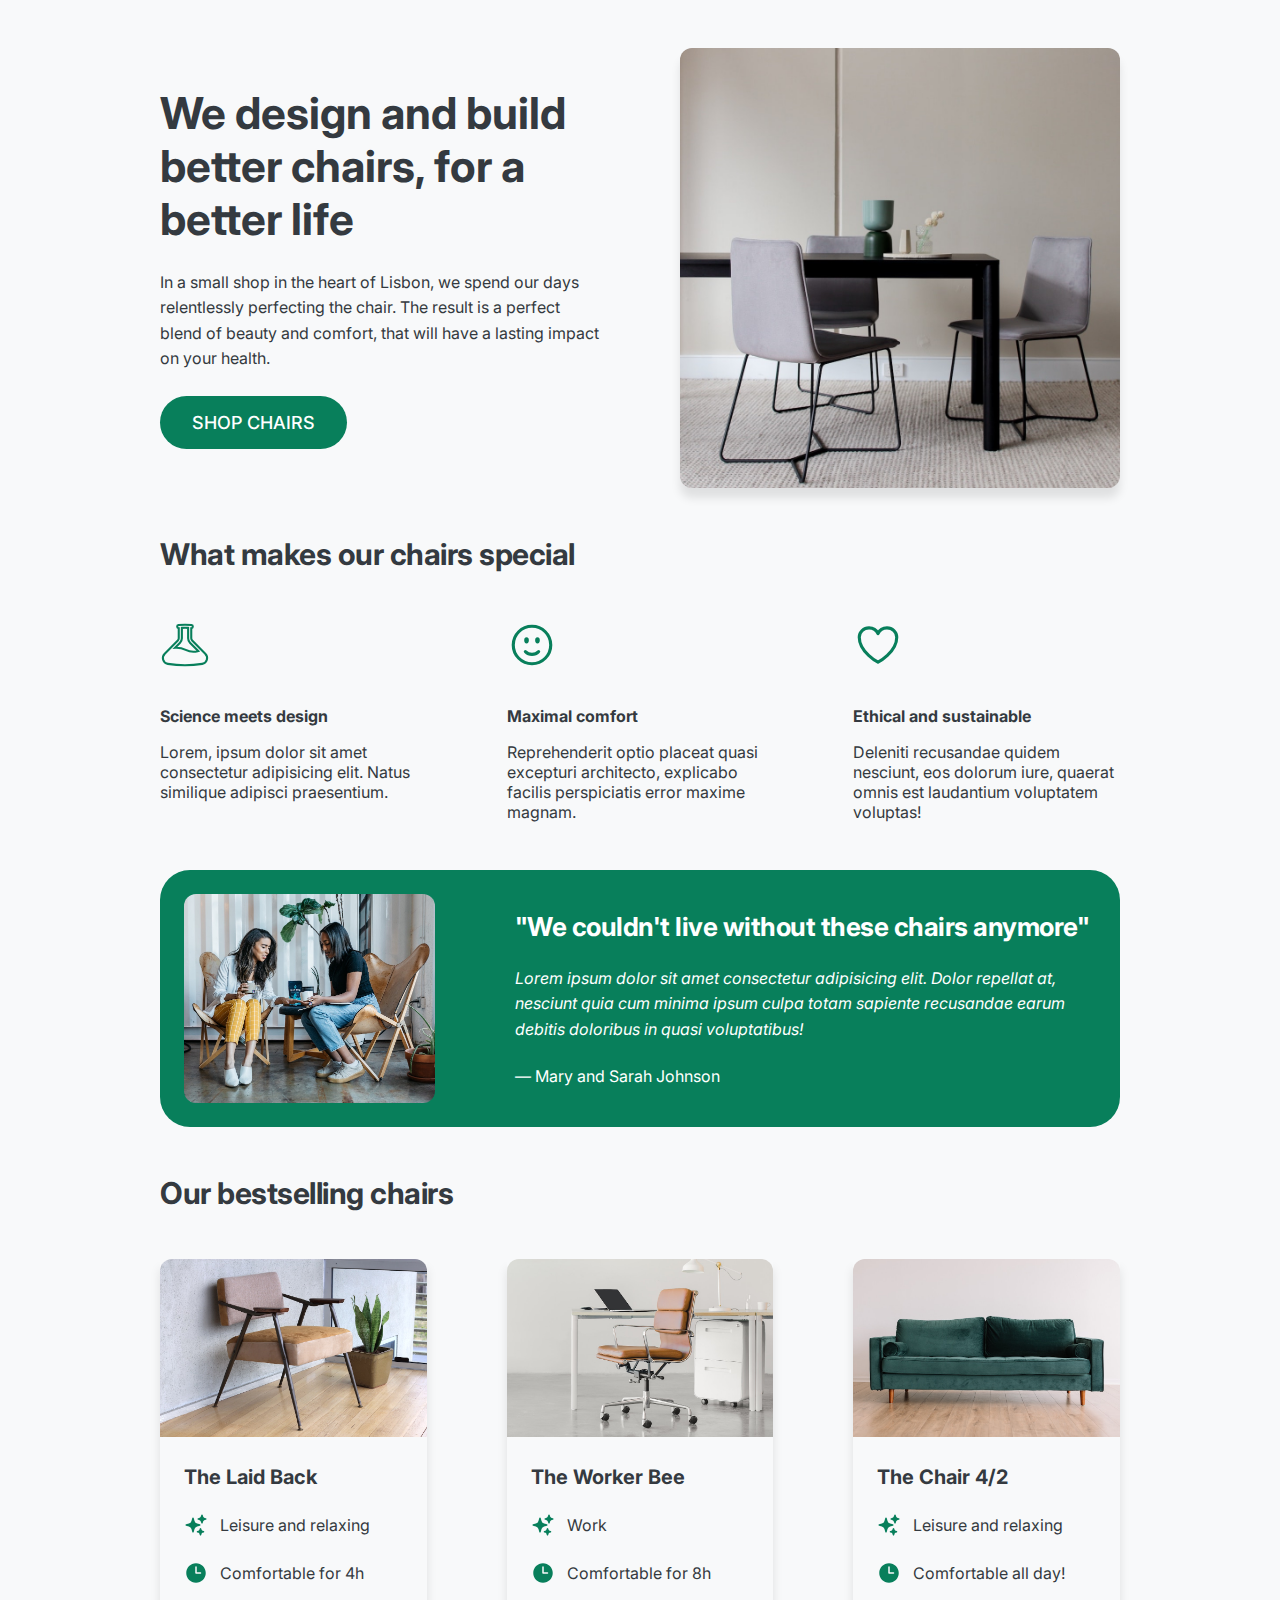
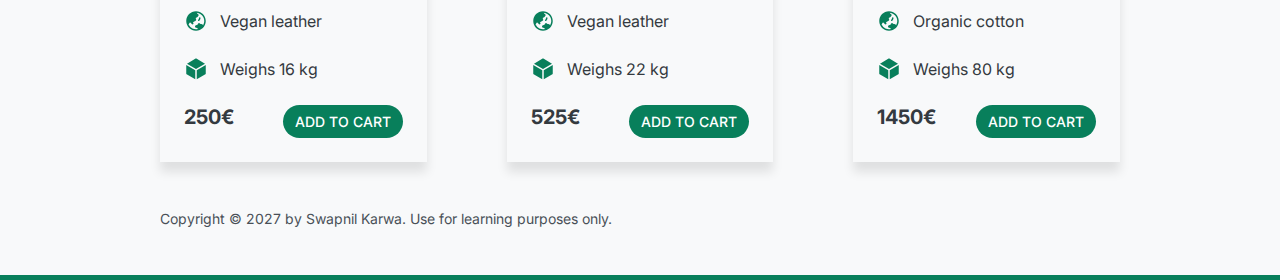
<file: chair-site/index.html>
<!DOCTYPE html>
<html lang="en">
  <head>
    <meta charset="UTF-8" />
    <meta http-equiv="X-UA-Compatible" content="IE=edge" />
    <meta name="viewport" content="width=device-width, initial-scale=1.0" />

    <link rel="stylesheet" href="./style/style.css" />
    <link rel="preconnect" href="https://fonts.googleapis.com" />
    <link rel="preconnect" href="https://fonts.gstatic.com" crossorigin />
    <link
      href="https://fonts.googleapis.com/css2?family=Inter:wght@400;500;600;700;800;900&display=swap"
      rel="stylesheet"
    />
    <title>Lisbon Chair Shop</title>
  </head>
  <body>
    <div class="container">
      <header>
        <div class="header-text-box">
          <h1>We design and build better chairs, for a better life</h1>
          <p class="header-text">
            In a small shop in the heart of Lisbon, we spend our days
            relentlessly perfecting the chair. The result is a perfect blend of
            beauty and comfort, that will have a lasting impact on your health.
          </p>
          <a class="btn btn--big" href="#">Shop chairs</a>
        </div>
        <img src="./style/hero.jpg" alt="Photo" class="header-img" />
      </header>

      <section>
        <h2>What makes our chairs special</h2>
        <div class="grid-3-cols">
          <div>
            <svg
              xmlns="http://www.w3.org/2000/svg"
              viewBox="0 0 24 24"
              fill="none"
              class="features-icon"
            >
              <path
                fill-rule="evenodd"
                d="M10.5 3.798v5.02a3 3 0 01-.879 2.121l-2.377 2.377a9.845 9.845 0 015.091 1.013 8.315 8.315 0 005.713.636l.285-.071-3.954-3.955a3 3 0 01-.879-2.121v-5.02a23.614 23.614 0 00-3 0zm4.5.138a.75.75 0 00.093-1.495A24.837 24.837 0 0012 2.25a25.048 25.048 0 00-3.093.191A.75.75 0 009 3.936v4.882a1.5 1.5 0 01-.44 1.06l-6.293 6.294c-1.62 1.621-.903 4.475 1.471 4.88 2.686.46 5.447.698 8.262.698 2.816 0 5.576-.239 8.262-.697 2.373-.406 3.092-3.26 1.47-4.881L15.44 9.879A1.5 1.5 0 0115 8.818V3.936z"
                clip-rule="evenodd"
              />
            </svg>
            <p class="features-title"><strong>Science meets design</strong></p>
            <p class="features-text">
              Lorem, ipsum dolor sit amet consectetur adipisicing elit. Natus
              similique adipisci praesentium.
            </p>
          </div>

          <div>
            <svg
              xmlns="http://www.w3.org/2000/svg"
              fill="none"
              viewBox="0 0 24 24"
              stroke-width="1.5"
              stroke="currentColor"
              class="w-6 h-6 features-icon"
            >
              <path
                stroke-linecap="round"
                stroke-linejoin="round"
                d="M15.182 15.182a4.5 4.5 0 01-6.364 0M21 12a9 9 0 11-18 0 9 9 0 0118 0zM9.75 9.75c0 .414-.168.75-.375.75S9 10.164 9 9.75 9.168 9 9.375 9s.375.336.375.75zm-.375 0h.008v.015h-.008V9.75zm5.625 0c0 .414-.168.75-.375.75s-.375-.336-.375-.75.168-.75.375-.75.375.336.375.75zm-.375 0h.008v.015h-.008V9.75z"
              />
            </svg>
            <p class="features-title">
              <strong>Maximal comfort</strong>
            </p>
            <p class="features-text">
              Reprehenderit optio placeat quasi excepturi architecto, explicabo
              facilis perspiciatis error maxime magnam.
            </p>
          </div>

          <div>
            <svg
              xmlns="http://www.w3.org/2000/svg"
              fill="none"
              viewBox="0 0 24 24"
              stroke-width="1.5"
              stroke="currentColor"
              class="w-6 h-6 features-icon"
            >
              <path
                stroke-linecap="round"
                stroke-linejoin="round"
                d="M21 8.25c0-2.485-2.099-4.5-4.688-4.5-1.935 0-3.597 1.126-4.312 2.733-.715-1.607-2.377-2.733-4.313-2.733C5.1 3.75 3 5.765 3 8.25c0 7.22 9 12 9 12s9-4.78 9-12z"
              />
            </svg>
            <p class="features-title">
              <strong>Ethical and sustainable</strong>
            </p>
            <p class="features-text">
              Deleniti recusandae quidem nesciunt, eos dolorum iure, quaerat
              omnis est laudantium voluptatem voluptas!
            </p>
          </div>
        </div>
      </section>

      <section class="testimonial-section">
        <div class="grid-3-cols">
          <img src="./style/customers.jpg" alt="People sitting on chairs" />
          <div class="testimonial-box">
            <h2>"We couldn't live without these chairs anymore"</h2>
            <blockquote class="testimonial-text">
              Lorem ipsum dolor sit amet consectetur adipisicing elit. Dolor
              repellat at, nesciunt quia cum minima ipsum culpa totam sapiente
              recusandae earum debitis doloribus in quasi voluptatibus!
            </blockquote>
            <p class="testimonial-author">&mdash; Mary and Sarah Johnson</p>
          </div>
        </div>
      </section>

      <section>
        <h2>Our bestselling chairs</h2>
        <div class="grid-3-cols">
          <figure class="chair">
            <img src="./style/chair-1.jpg" alt="Chair" />
            <div class="chair-box">
              <h3>The Laid Back</h3>
              <ul class="chair-details">
                <li>
                  <!-- Span is a generic INLINE text element, it doesn't have any meaning. It's like a div element, but inline -->
                  <svg
                    xmlns="http://www.w3.org/2000/svg"
                    viewBox="0 0 24 24"
                    class="w-6 h-6 chair-icon"
                  >
                    <path
                      fill-rule="evenodd"
                      d="M9 4.5a.75.75 0 01.721.544l.813 2.846a3.75 3.75 0 002.576 2.576l2.846.813a.75.75 0 010 1.442l-2.846.813a3.75 3.75 0 00-2.576 2.576l-.813 2.846a.75.75 0 01-1.442 0l-.813-2.846a3.75 3.75 0 00-2.576-2.576l-2.846-.813a.75.75 0 010-1.442l2.846-.813A3.75 3.75 0 007.466 7.89l.813-2.846A.75.75 0 019 4.5zM18 1.5a.75.75 0 01.728.568l.258 1.036c.236.94.97 1.674 1.91 1.91l1.036.258a.75.75 0 010 1.456l-1.036.258c-.94.236-1.674.97-1.91 1.91l-.258 1.036a.75.75 0 01-1.456 0l-.258-1.036a2.625 2.625 0 00-1.91-1.91l-1.036-.258a.75.75 0 010-1.456l1.036-.258a2.625 2.625 0 001.91-1.91l.258-1.036A.75.75 0 0118 1.5zM16.5 15a.75.75 0 01.712.513l.394 1.183c.15.447.5.799.948.948l1.183.395a.75.75 0 010 1.422l-1.183.395c-.447.15-.799.5-.948.948l-.395 1.183a.75.75 0 01-1.422 0l-.395-1.183a1.5 1.5 0 00-.948-.948l-1.183-.395a.75.75 0 010-1.422l1.183-.395c.447-.15.799-.5.948-.948l.395-1.183A.75.75 0 0116.5 15z"
                      clip-rule="evenodd"
                    />
                  </svg>
                  <span>Leisure and relaxing</span>
                </li>
                <li>
                  <svg
                    xmlns="http://www.w3.org/2000/svg"
                    viewBox="0 0 24 24"
                    fill="currentColor"
                    class="w-6 h-6 chair-icon"
                  >
                    <path
                      fill-rule="evenodd"
                      d="M12 2.25c-5.385 0-9.75 4.365-9.75 9.75s4.365 9.75 9.75 9.75 9.75-4.365 9.75-9.75S17.385 2.25 12 2.25zM12.75 6a.75.75 0 00-1.5 0v6c0 .414.336.75.75.75h4.5a.75.75 0 000-1.5h-3.75V6z"
                      clip-rule="evenodd"
                    />
                  </svg>
                  <span>Comfortable for 4h</span>
                </li>
                <li>
                  <svg
                    xmlns="http://www.w3.org/2000/svg"
                    viewBox="0 0 24 24"
                    fill="currentColor"
                    class="w-6 h-6 chair-icon"
                  >
                    <path
                      d="M15.75 8.25a.75.75 0 01.75.75c0 1.12-.492 2.126-1.27 2.812a.75.75 0 11-.992-1.124A2.243 2.243 0 0015 9a.75.75 0 01.75-.75z"
                    />
                    <path
                      fill-rule="evenodd"
                      d="M12 2.25c-5.385 0-9.75 4.365-9.75 9.75s4.365 9.75 9.75 9.75 9.75-4.365 9.75-9.75S17.385 2.25 12 2.25zM4.575 15.6a8.25 8.25 0 009.348 4.425 1.966 1.966 0 00-1.84-1.275.983.983 0 01-.97-.822l-.073-.437c-.094-.565.25-1.11.8-1.267l.99-.282c.427-.123.783-.418.982-.816l.036-.073a1.453 1.453 0 012.328-.377L16.5 15h.628a2.25 2.25 0 011.983 1.186 8.25 8.25 0 00-6.345-12.4c.044.262.18.503.389.676l1.068.89c.442.369.535 1.01.216 1.49l-.51.766a2.25 2.25 0 01-1.161.886l-.143.048a1.107 1.107 0 00-.57 1.664c.369.555.169 1.307-.427 1.605L9 13.125l.423 1.059a.956.956 0 01-1.652.928l-.679-.906a1.125 1.125 0 00-1.906.172L4.575 15.6z"
                      clip-rule="evenodd"
                    />
                  </svg>

                  <span>Vegan leather</span>
                </li>
                <li>
                  <svg
                    xmlns="http://www.w3.org/2000/svg"
                    viewBox="0 0 24 24"
                    fill="currentColor"
                    class="w-6 h-6 chair-icon"
                  >
                    <path
                      d="M12.378 1.602a.75.75 0 00-.756 0L3 6.632l9 5.25 9-5.25-8.622-5.03zM21.75 7.93l-9 5.25v9l8.628-5.032a.75.75 0 00.372-.648V7.93zM11.25 22.18v-9l-9-5.25v8.57a.75.75 0 00.372.648l8.628 5.033z"
                    />
                  </svg>
                  <span>Weighs 16 kg</span>
                </li>
              </ul>
              <div class="chair-price">
                <strong>250€</strong>
                <a href="#" class="btn btn--small">Add to cart</a>
              </div>
            </div>
          </figure>

          <figure class="chair">
            <img src="./style/chair-2.jpg" alt="Chair" />
            <div class="chair-box">
              <h3>The Worker Bee</h3>
              <ul class="chair-details">
                <li>
                  <svg
                    xmlns="http://www.w3.org/2000/svg"
                    viewBox="0 0 24 24"
                    class="w-6 h-6 chair-icon"
                  >
                    <path
                      fill-rule="evenodd"
                      d="M9 4.5a.75.75 0 01.721.544l.813 2.846a3.75 3.75 0 002.576 2.576l2.846.813a.75.75 0 010 1.442l-2.846.813a3.75 3.75 0 00-2.576 2.576l-.813 2.846a.75.75 0 01-1.442 0l-.813-2.846a3.75 3.75 0 00-2.576-2.576l-2.846-.813a.75.75 0 010-1.442l2.846-.813A3.75 3.75 0 007.466 7.89l.813-2.846A.75.75 0 019 4.5zM18 1.5a.75.75 0 01.728.568l.258 1.036c.236.94.97 1.674 1.91 1.91l1.036.258a.75.75 0 010 1.456l-1.036.258c-.94.236-1.674.97-1.91 1.91l-.258 1.036a.75.75 0 01-1.456 0l-.258-1.036a2.625 2.625 0 00-1.91-1.91l-1.036-.258a.75.75 0 010-1.456l1.036-.258a2.625 2.625 0 001.91-1.91l.258-1.036A.75.75 0 0118 1.5zM16.5 15a.75.75 0 01.712.513l.394 1.183c.15.447.5.799.948.948l1.183.395a.75.75 0 010 1.422l-1.183.395c-.447.15-.799.5-.948.948l-.395 1.183a.75.75 0 01-1.422 0l-.395-1.183a1.5 1.5 0 00-.948-.948l-1.183-.395a.75.75 0 010-1.422l1.183-.395c.447-.15.799-.5.948-.948l.395-1.183A.75.75 0 0116.5 15z"
                      clip-rule="evenodd"
                    />
                  </svg>
                  <span>Work</span>
                </li>
                <li>
                  <svg
                    xmlns="http://www.w3.org/2000/svg"
                    viewBox="0 0 24 24"
                    fill="currentColor"
                    class="w-6 h-6 chair-icon"
                  >
                    <path
                      fill-rule="evenodd"
                      d="M12 2.25c-5.385 0-9.75 4.365-9.75 9.75s4.365 9.75 9.75 9.75 9.75-4.365 9.75-9.75S17.385 2.25 12 2.25zM12.75 6a.75.75 0 00-1.5 0v6c0 .414.336.75.75.75h4.5a.75.75 0 000-1.5h-3.75V6z"
                      clip-rule="evenodd"
                    />
                  </svg>
                  <span>Comfortable for 8h</span>
                </li>
                <li>
                  <svg
                    xmlns="http://www.w3.org/2000/svg"
                    viewBox="0 0 24 24"
                    fill="currentColor"
                    class="w-6 h-6 chair-icon"
                  >
                    <path
                      d="M15.75 8.25a.75.75 0 01.75.75c0 1.12-.492 2.126-1.27 2.812a.75.75 0 11-.992-1.124A2.243 2.243 0 0015 9a.75.75 0 01.75-.75z"
                    />
                    <path
                      fill-rule="evenodd"
                      d="M12 2.25c-5.385 0-9.75 4.365-9.75 9.75s4.365 9.75 9.75 9.75 9.75-4.365 9.75-9.75S17.385 2.25 12 2.25zM4.575 15.6a8.25 8.25 0 009.348 4.425 1.966 1.966 0 00-1.84-1.275.983.983 0 01-.97-.822l-.073-.437c-.094-.565.25-1.11.8-1.267l.99-.282c.427-.123.783-.418.982-.816l.036-.073a1.453 1.453 0 012.328-.377L16.5 15h.628a2.25 2.25 0 011.983 1.186 8.25 8.25 0 00-6.345-12.4c.044.262.18.503.389.676l1.068.89c.442.369.535 1.01.216 1.49l-.51.766a2.25 2.25 0 01-1.161.886l-.143.048a1.107 1.107 0 00-.57 1.664c.369.555.169 1.307-.427 1.605L9 13.125l.423 1.059a.956.956 0 01-1.652.928l-.679-.906a1.125 1.125 0 00-1.906.172L4.575 15.6z"
                      clip-rule="evenodd"
                    />
                  </svg>
                  <span>Vegan leather</span>
                </li>
                <li>
                  <svg
                    xmlns="http://www.w3.org/2000/svg"
                    viewBox="0 0 24 24"
                    fill="currentColor"
                    class="w-6 h-6 chair-icon"
                  >
                    <path
                      d="M12.378 1.602a.75.75 0 00-.756 0L3 6.632l9 5.25 9-5.25-8.622-5.03zM21.75 7.93l-9 5.25v9l8.628-5.032a.75.75 0 00.372-.648V7.93zM11.25 22.18v-9l-9-5.25v8.57a.75.75 0 00.372.648l8.628 5.033z"
                    />
                  </svg>
                  <span>Weighs 22 kg</span>
                </li>
              </ul>
              <div class="chair-price">
                <strong>525€</strong>
                <a href="#" class="btn btn--small">Add to cart</a>
              </div>
            </div>
          </figure>

          <figure class="chair">
            <img src="./style/chair-3.jpg" alt="Chair" />
            <div class="chair-box">
              <h3>The Chair 4/2</h3>
              <ul class="chair-details">
                <li>
                  <svg
                    xmlns="http://www.w3.org/2000/svg"
                    viewBox="0 0 24 24"
                    class="w-6 h-6 chair-icon"
                  >
                    <path
                      fill-rule="evenodd"
                      d="M9 4.5a.75.75 0 01.721.544l.813 2.846a3.75 3.75 0 002.576 2.576l2.846.813a.75.75 0 010 1.442l-2.846.813a3.75 3.75 0 00-2.576 2.576l-.813 2.846a.75.75 0 01-1.442 0l-.813-2.846a3.75 3.75 0 00-2.576-2.576l-2.846-.813a.75.75 0 010-1.442l2.846-.813A3.75 3.75 0 007.466 7.89l.813-2.846A.75.75 0 019 4.5zM18 1.5a.75.75 0 01.728.568l.258 1.036c.236.94.97 1.674 1.91 1.91l1.036.258a.75.75 0 010 1.456l-1.036.258c-.94.236-1.674.97-1.91 1.91l-.258 1.036a.75.75 0 01-1.456 0l-.258-1.036a2.625 2.625 0 00-1.91-1.91l-1.036-.258a.75.75 0 010-1.456l1.036-.258a2.625 2.625 0 001.91-1.91l.258-1.036A.75.75 0 0118 1.5zM16.5 15a.75.75 0 01.712.513l.394 1.183c.15.447.5.799.948.948l1.183.395a.75.75 0 010 1.422l-1.183.395c-.447.15-.799.5-.948.948l-.395 1.183a.75.75 0 01-1.422 0l-.395-1.183a1.5 1.5 0 00-.948-.948l-1.183-.395a.75.75 0 010-1.422l1.183-.395c.447-.15.799-.5.948-.948l.395-1.183A.75.75 0 0116.5 15z"
                      clip-rule="evenodd"
                    />
                  </svg>
                  <span>Leisure and relaxing</span>
                </li>
                <li>
                  <svg
                    xmlns="http://www.w3.org/2000/svg"
                    viewBox="0 0 24 24"
                    fill="currentColor"
                    class="w-6 h-6 chair-icon"
                  >
                    <path
                      fill-rule="evenodd"
                      d="M12 2.25c-5.385 0-9.75 4.365-9.75 9.75s4.365 9.75 9.75 9.75 9.75-4.365 9.75-9.75S17.385 2.25 12 2.25zM12.75 6a.75.75 0 00-1.5 0v6c0 .414.336.75.75.75h4.5a.75.75 0 000-1.5h-3.75V6z"
                      clip-rule="evenodd"
                    />
                  </svg>
                  <span>Comfortable all day!</span>
                </li>
                <li>
                  <svg
                    xmlns="http://www.w3.org/2000/svg"
                    viewBox="0 0 24 24"
                    fill="currentColor"
                    class="w-6 h-6 chair-icon"
                  >
                    <path
                      d="M15.75 8.25a.75.75 0 01.75.75c0 1.12-.492 2.126-1.27 2.812a.75.75 0 11-.992-1.124A2.243 2.243 0 0015 9a.75.75 0 01.75-.75z"
                    />
                    <path
                      fill-rule="evenodd"
                      d="M12 2.25c-5.385 0-9.75 4.365-9.75 9.75s4.365 9.75 9.75 9.75 9.75-4.365 9.75-9.75S17.385 2.25 12 2.25zM4.575 15.6a8.25 8.25 0 009.348 4.425 1.966 1.966 0 00-1.84-1.275.983.983 0 01-.97-.822l-.073-.437c-.094-.565.25-1.11.8-1.267l.99-.282c.427-.123.783-.418.982-.816l.036-.073a1.453 1.453 0 012.328-.377L16.5 15h.628a2.25 2.25 0 011.983 1.186 8.25 8.25 0 00-6.345-12.4c.044.262.18.503.389.676l1.068.89c.442.369.535 1.01.216 1.49l-.51.766a2.25 2.25 0 01-1.161.886l-.143.048a1.107 1.107 0 00-.57 1.664c.369.555.169 1.307-.427 1.605L9 13.125l.423 1.059a.956.956 0 01-1.652.928l-.679-.906a1.125 1.125 0 00-1.906.172L4.575 15.6z"
                      clip-rule="evenodd"
                    />
                  </svg>
                  <span>Organic cotton</span>
                </li>
                <li>
                  <svg
                    xmlns="http://www.w3.org/2000/svg"
                    viewBox="0 0 24 24"
                    fill="currentColor"
                    class="w-6 h-6 chair-icon"
                  >
                    <path
                      d="M12.378 1.602a.75.75 0 00-.756 0L3 6.632l9 5.25 9-5.25-8.622-5.03zM21.75 7.93l-9 5.25v9l8.628-5.032a.75.75 0 00.372-.648V7.93zM11.25 22.18v-9l-9-5.25v8.57a.75.75 0 00.372.648l8.628 5.033z"
                    />
                  </svg>
                  <span>Weighs 80 kg</span>
                </li>
              </ul>
              <div class="chair-price">
                <strong>1450€</strong>
                <a href="#" class="btn btn--small">Add to cart</a>
              </div>
            </div>
          </figure>
        </div>
      </section>
      <footer>
        Copyright &copy; 2027 by Swapnil Karwa. Use for learning purposes only.
      </footer>
    </div>
  </body>
</html>
</file>
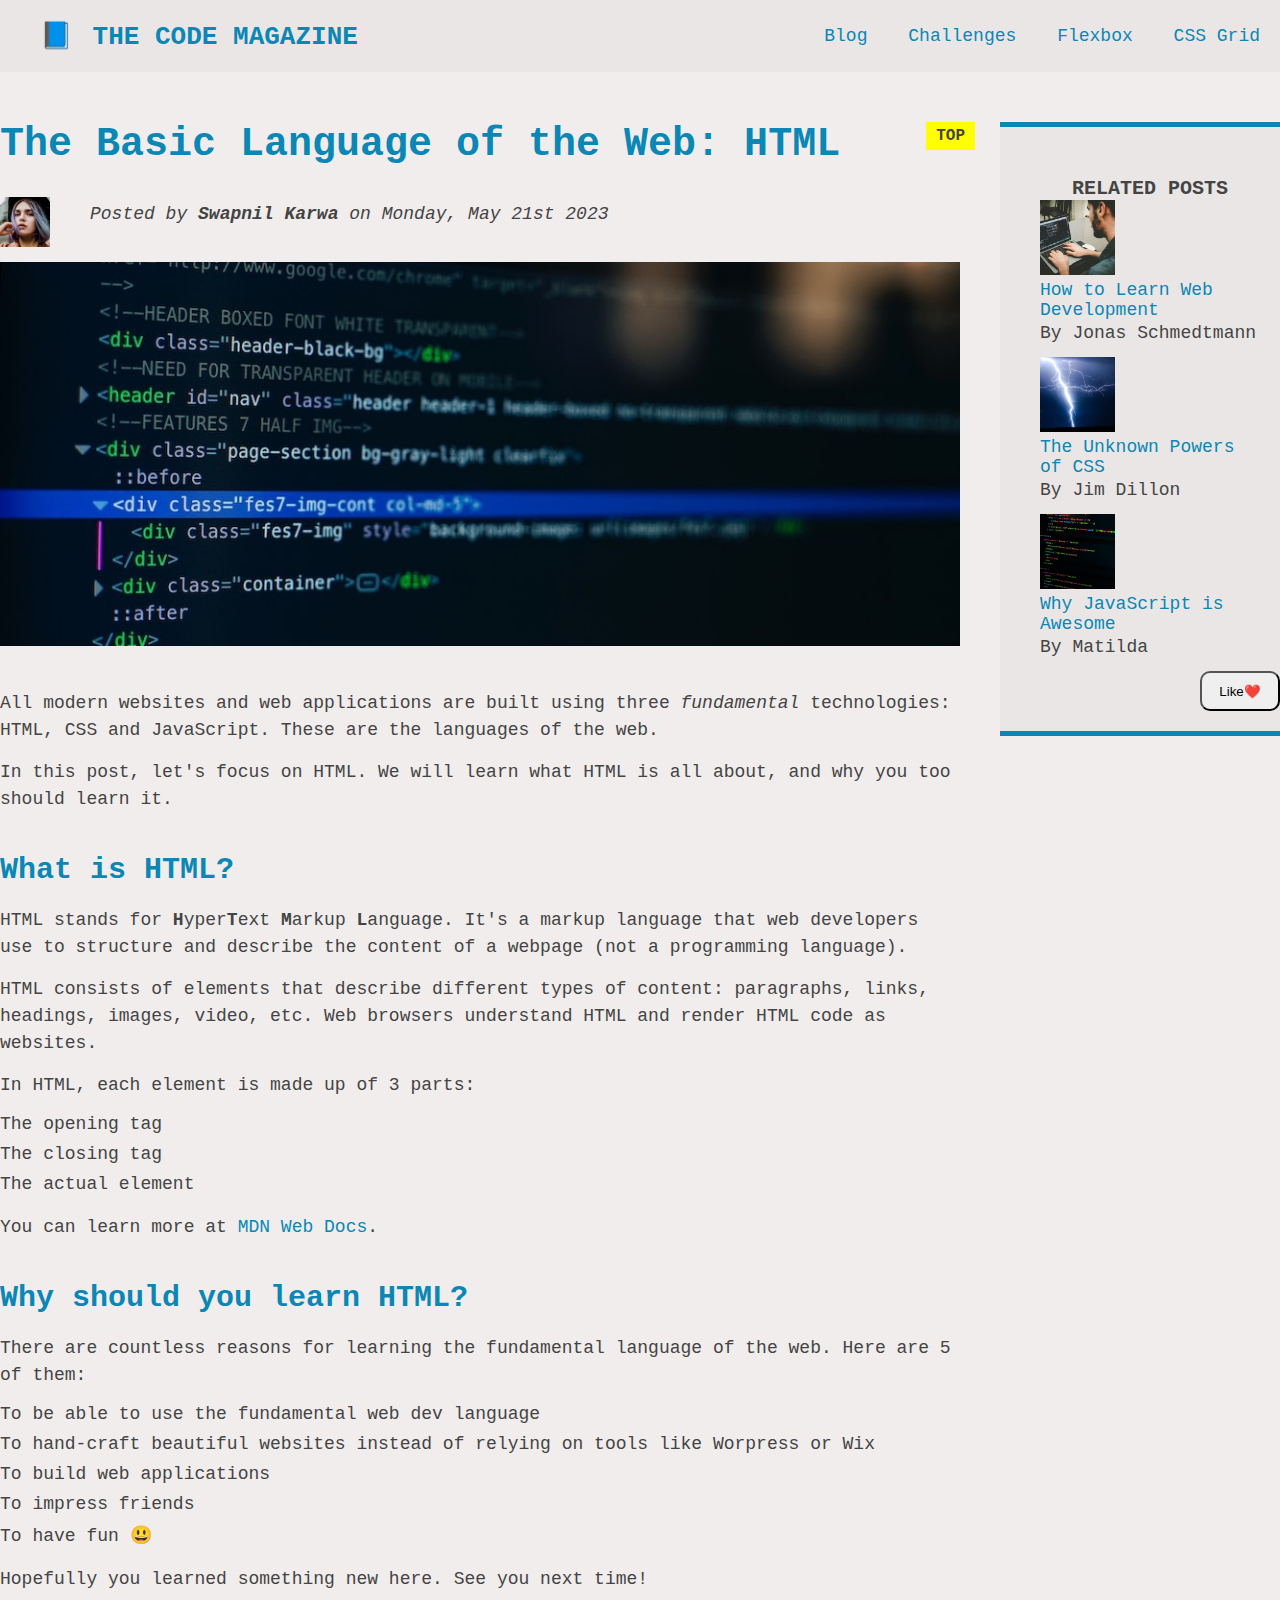
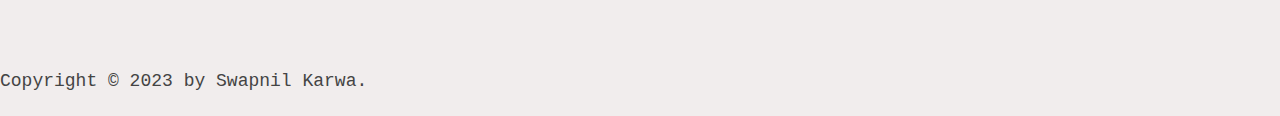
<file: code-blog-with-layouts/index.html>
<!DOCTYPE html>
<html lang="en">
  <head>
    <meta charset="UTF-8" />
    <title>The Basic Language of the Web: HTML</title>
  </head>
  <link rel="stylesheet" href="./css/style.css" />
  <link rel="stylesheet" href="./css/blog-flex.css" />
  <!-- <link rel="stylesheet" href="./css/floats.css" /> -->
  <body>
    <div class="container">
      <header class="main-header clearfix">
        <h1>📘 The Code Magazine</h1>
        <nav>
          <a href="#">Blog</a>
          <a href="challenge-1.html">Challenges</a>
          <a href="flexbox.html">Flexbox</a>
          <a href="css-grid.html">CSS Grid</a>
        </nav>
      </header>
      <div class="article-container">
        <article>
          <header class="post-header">
            <h2>The Basic Language of the Web: HTML</h2>

            <div class="post-container">
              <img
                src="img/laura-jones.jpg"
                alt="Headshot of Laura Jones"
                height="50"
                width="50"
                class="author-img"
              />

              <p id="author" class="author">
                Posted by <strong>Swapnil Karwa</strong> on Monday, May 21st
                2023
              </p>
            </div>

            <img
              src="img/post-img.jpg"
              alt="HTML code on a screen"
              width="500"
              height="200"
              class="post-image"
            />
          </header>

          <p>
            All modern websites and web applications are built using three
            <em>fundamental</em>
            technologies: HTML, CSS and JavaScript. These are the languages of
            the web.
          </p>

          <p>
            In this post, let's focus on HTML. We will learn what HTML is all
            about, and why you too should learn it.
          </p>

          <h3>What is HTML?</h3>
          <p>
            HTML stands for <strong>H</strong>yper<strong>T</strong>ext
            <strong>M</strong>arkup <strong>L</strong>anguage. It's a markup
            language that web developers use to structure and describe the
            content of a webpage (not a programming language).
          </p>
          <p>
            HTML consists of elements that describe different types of content:
            paragraphs, links, headings, images, video, etc. Web browsers
            understand HTML and render HTML code as websites.
          </p>
          <p>In HTML, each element is made up of 3 parts:</p>

          <ol>
            <li>The opening tag</li>
            <li>The closing tag</li>
            <li>The actual element</li>
          </ol>
          <p>
            You can learn more at
            <a
              href="https://developer.mozilla.org/en-US/docs/Web/HTML"
              target="_blank"
              >MDN Web Docs</a
            >.
          </p>

          <h3>Why should you learn HTML?</h3>

          <p>
            There are countless reasons for learning the fundamental language of
            the web. Here are 5 of them:
          </p>

          <ul>
            <li>To be able to use the fundamental web dev language</li>
            <li>
              To hand-craft beautiful websites instead of relying on tools like
              Worpress or Wix
            </li>
            <li>To build web applications</li>
            <li>To impress friends</li>
            <li>To have fun 😃</li>
          </ul>
          <p>Hopefully you learned something new here. See you next time!</p>
        </article>
        <aside>
          <h4>Related posts</h4>
          <ul class="related">
            <li class="related-posts">
              <img
                src="img/related-1.jpg"
                alt="Person programming"
                width="75"
                width="75"
              />
              <div class="post-details">
                <a href="#">How to Learn Web Development</a>
                <p class="related-author">By Jonas Schmedtmann</p>
              </div>
            </li>
            <li class="related-posts">
              <img
                src="img/related-2.jpg"
                alt="Lightning"
                width="75"
                heigth="75"
              />
              <div class="post-details">
                <a href="#">The Unknown Powers of CSS</a>
                <p class="related-author">By Jim Dillon</p>
              </div>
            </li>
            <li class="related-posts">
              <img
                src="img/related-3.jpg"
                alt="JavaScript code on a screen"
                width="75"
                height="75"
              />
              <div class="post-details">
                <a href="#">Why JavaScript is Awesome</a>
                <p class="related-author">By Matilda</p>
              </div>
            </li>
          </ul>
          <button class="like-button">Like❤️</button>
        </aside>
      </div>
      <footer>
        <p id="copywright text">Copyright &copy; 2023 by Swapnil Karwa.</p>
      </footer>
    </div>
  </body>
</html>
</file>
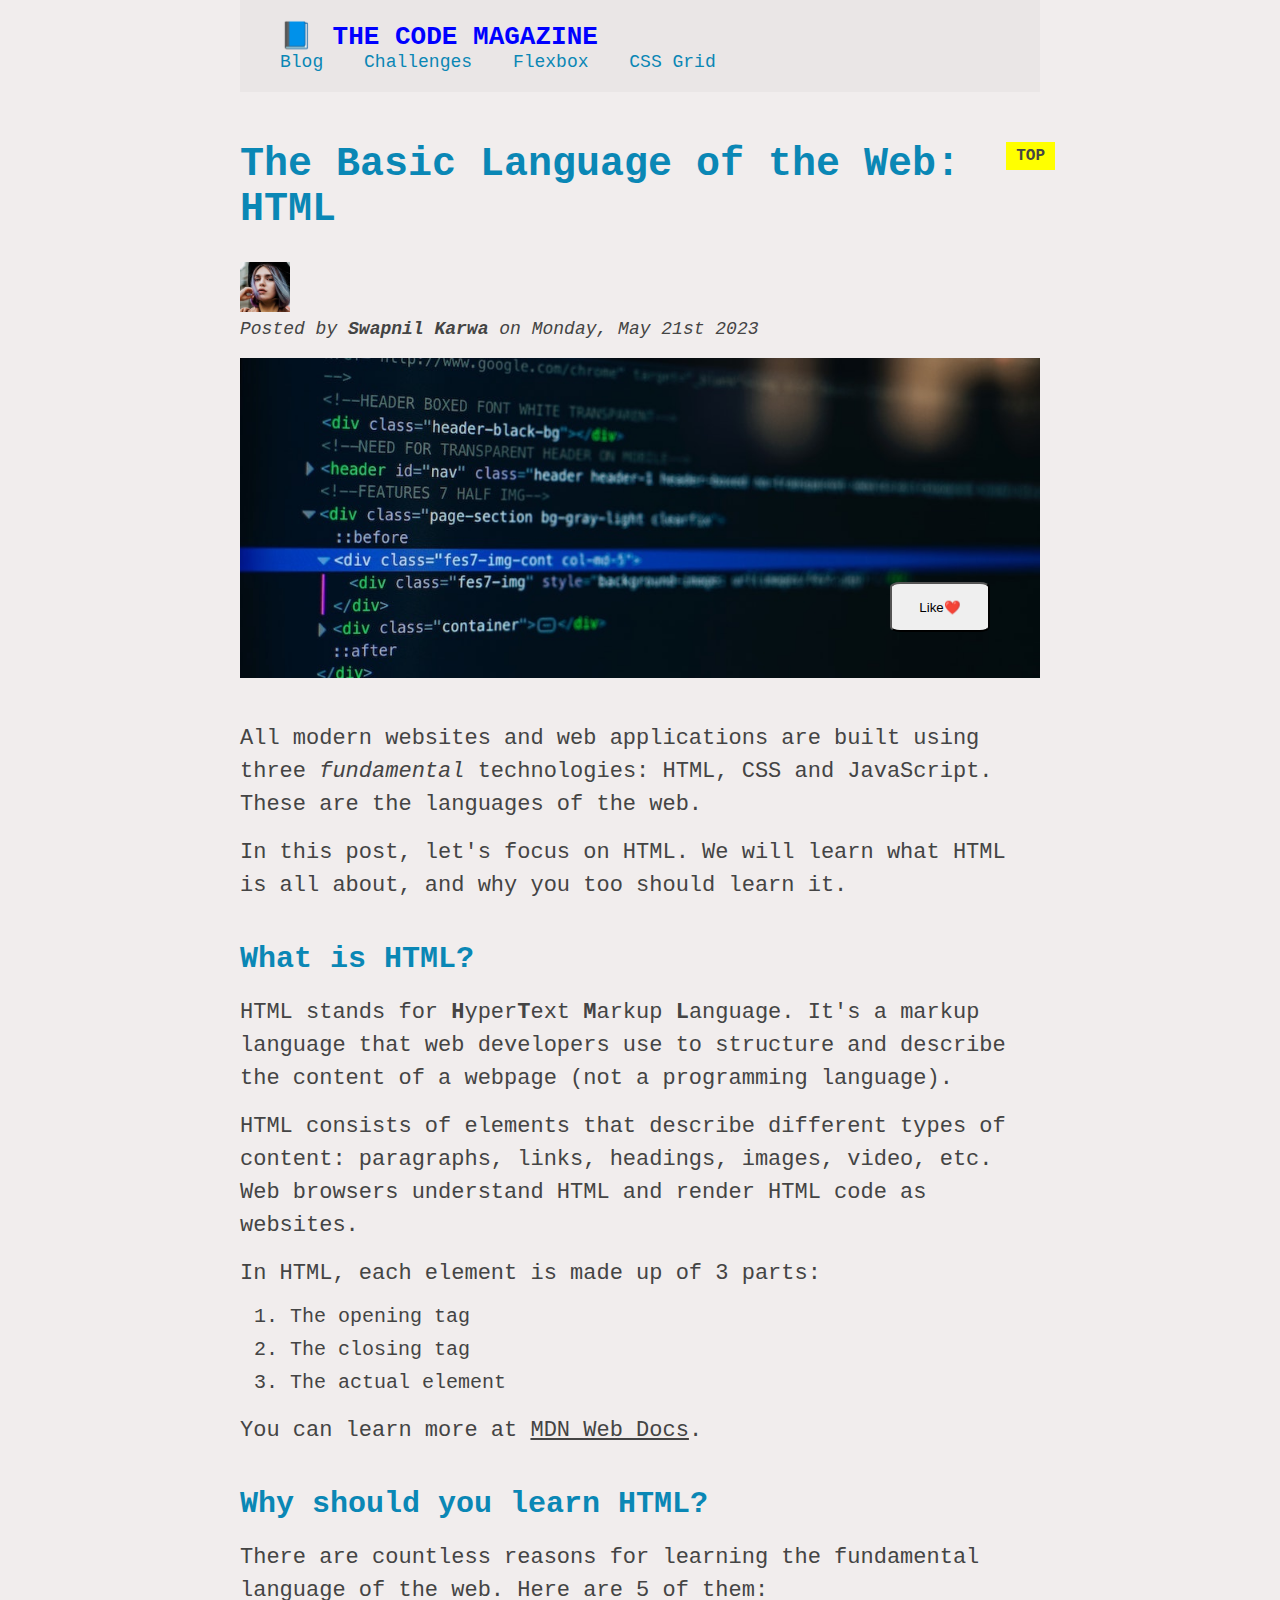
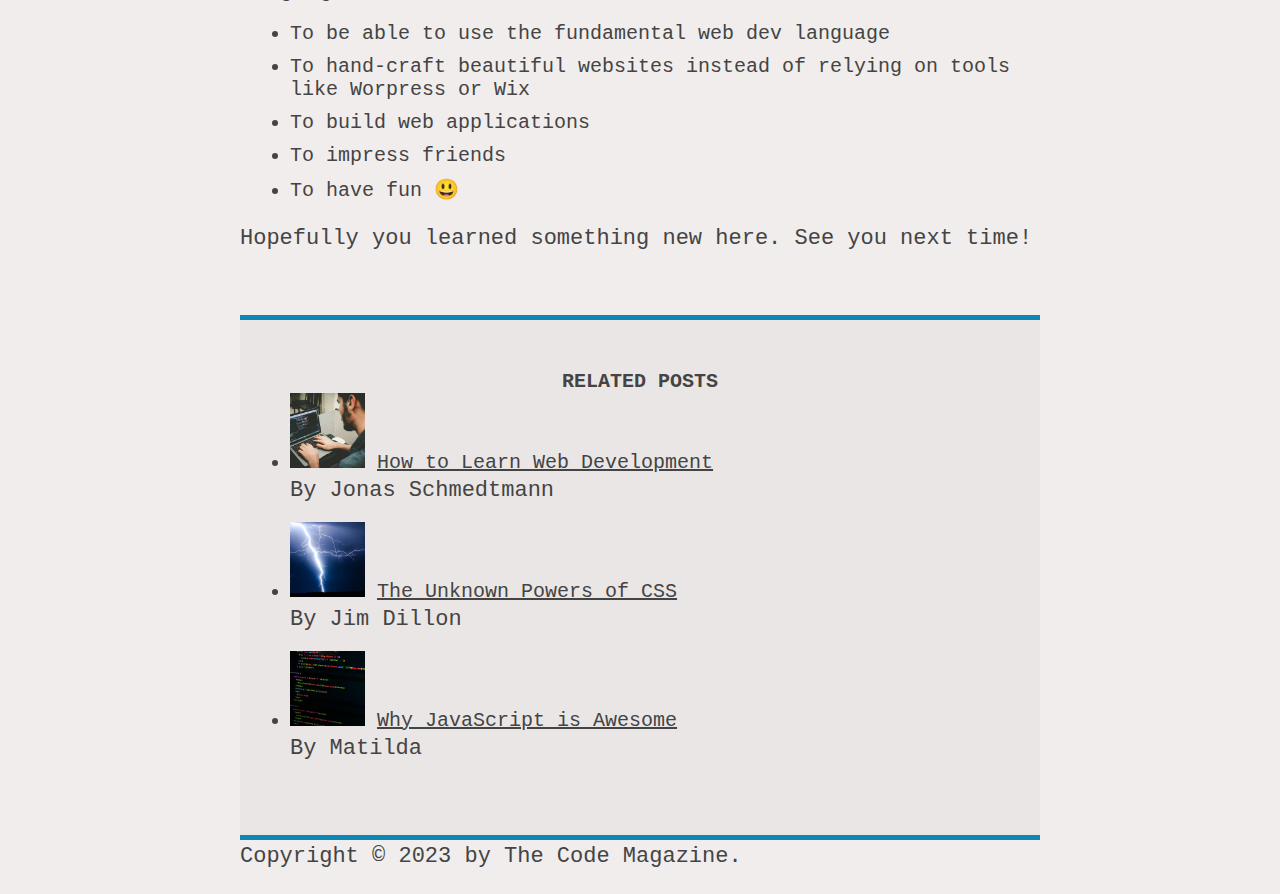
<file: code-blog/index.html>
<!DOCTYPE html>
<html lang="en">
  <head>
    <meta charset="UTF-8" />
    <title>The Basic Language of the Web: HTML</title>
  </head>
  <link rel="stylesheet" href="./css/style.css" />
  <body>
    <div class="container">
      <header class="main-header">
        <h1>📘 The Code Magazine</h1>
        <nav>
          <a href="#">Blog</a>
          <a href="challenge-1.html">Challenges</a>
          <a href="#">Flexbox</a>
          <a href="#">CSS Grid</a>
        </nav>
      </header>

      <article>
        <header class="post-header">
          <h2>The Basic Language of the Web: HTML</h2>

          <img
            src="img/laura-jones.jpg"
            alt="Headshot of Laura Jones"
            height="50"
            width="50"
          />

          <p id="author">
            Posted by <strong>Swapnil Karwa</strong> on Monday, May 21st 2023
          </p>

          <img
            src="img/post-img.jpg"
            alt="HTML code on a screen"
            width="500"
            height="200"
            class="post-image"
          />
          <button class="like-button">Like❤️</button>
        </header>

        <p>
          All modern websites and web applications are built using three
          <em>fundamental</em>
          technologies: HTML, CSS and JavaScript. These are the languages of the
          web.
        </p>

        <p>
          In this post, let's focus on HTML. We will learn what HTML is all
          about, and why you too should learn it.
        </p>

        <h3>What is HTML?</h3>
        <p>
          HTML stands for <strong>H</strong>yper<strong>T</strong>ext
          <strong>M</strong>arkup <strong>L</strong>anguage. It's a markup
          language that web developers use to structure and describe the content
          of a webpage (not a programming language).
        </p>
        <p>
          HTML consists of elements that describe different types of content:
          paragraphs, links, headings, images, video, etc. Web browsers
          understand HTML and render HTML code as websites.
        </p>
        <p>In HTML, each element is made up of 3 parts:</p>

        <ol>
          <li>The opening tag</li>
          <li>The closing tag</li>
          <li>The actual element</li>
        </ol>
        <p>
          You can learn more at
          <a
            href="https://developer.mozilla.org/en-US/docs/Web/HTML"
            target="_blank"
            >MDN Web Docs</a
          >.
        </p>

        <h3>Why should you learn HTML?</h3>

        <p>
          There are countless reasons for learning the fundamental language of
          the web. Here are 5 of them:
        </p>

        <ul>
          <li>To be able to use the fundamental web dev language</li>
          <li>
            To hand-craft beautiful websites instead of relying on tools like
            Worpress or Wix
          </li>
          <li>To build web applications</li>
          <li>To impress friends</li>
          <li>To have fun 😃</li>
        </ul>

        <p>Hopefully you learned something new here. See you next time!</p>
      </article>

      <aside>
        <h4>Related posts</h4>

        <ul>
          <li>
            <img
              src="img/related-1.jpg"
              alt="Person programming"
              width="75"
              width="75"
            />
            <a href="#">How to Learn Web Development</a>
            <p>By Jonas Schmedtmann</p>
          </li>
          <li>
            <img
              src="img/related-2.jpg"
              alt="Lightning"
              width="75"
              heigth="75"
            />
            <a href="#">The Unknown Powers of CSS</a>
            <p>By Jim Dillon</p>
          </li>
          <li>
            <img
              src="img/related-3.jpg"
              alt="JavaScript code on a screen"
              width="75"
              height="75"
            />
            <a href="#">Why JavaScript is Awesome</a>
            <p>By Matilda</p>
          </li>
        </ul>
      </aside>
      <footer>
        <p id="copywright text">Copyright &copy; 2023 by The Code Magazine.</p>
      </footer>
    </div>
  </body>
</html>
</file>
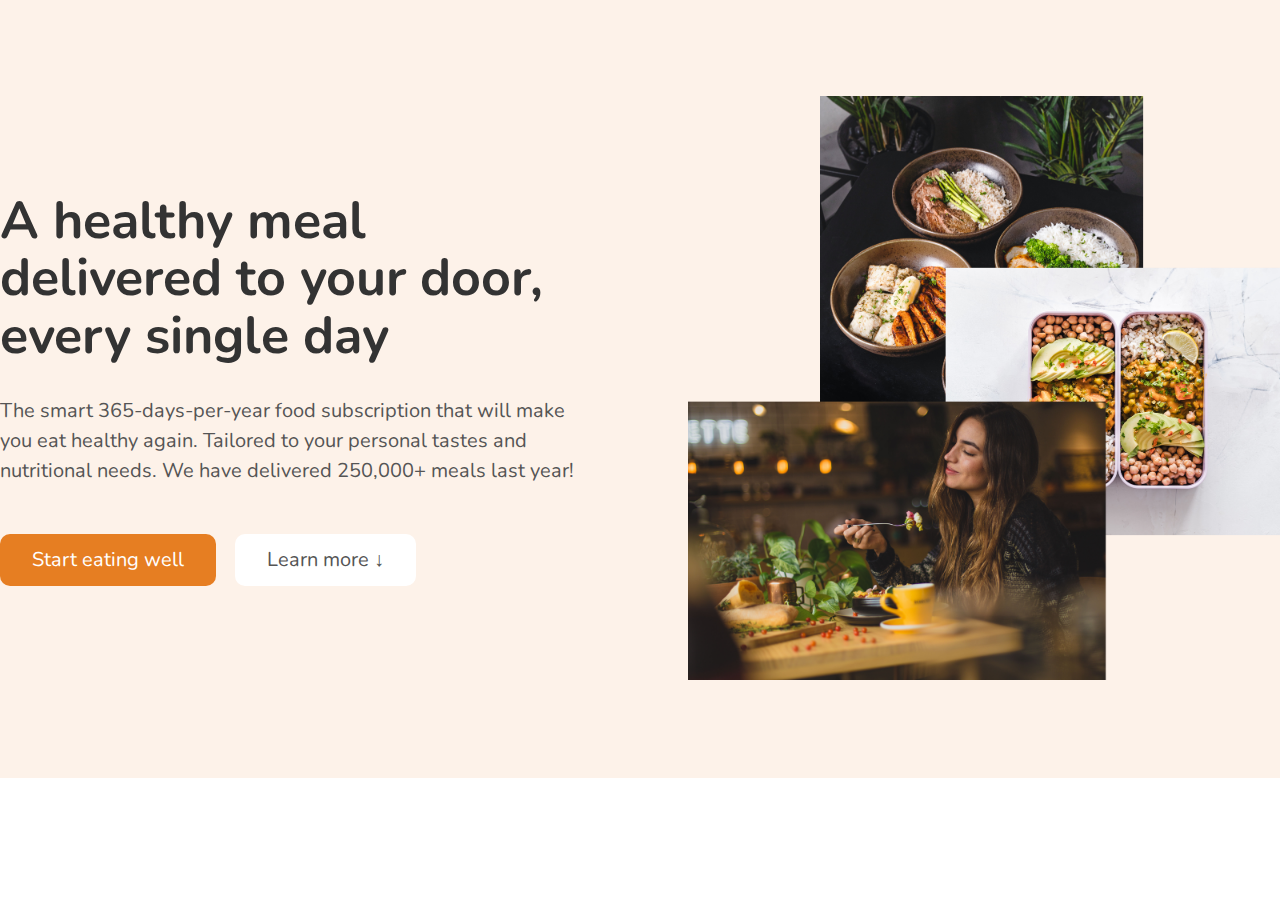
<file: omnifood/index.html>
<!DOCTYPE html>
<html lang="en">
  <head>
    <meta charset="UTF-8" />
    <meta http-equiv="X-UA-Compatible" content="IE=edge" />
    <meta name="viewport" content="width=device-width, initial-scale=1.0" />
    <title>Omnifood</title>
    <link rel="stylesheet" href="./style/style.css" defer />
    <link rel="stylesheet" href="./style/utility.css" defer />
    <link rel="preconnect" href="https://fonts.googleapis.com" />
    <link rel="preconnect" href="https://fonts.gstatic.com" crossorigin />
    <link
      href="https://fonts.googleapis.com/css2?family=Inter:wght@400;500;600;700;800;900&family=Nunito:ital,wght@0,200;0,300;0,400;0,500;0,600;0,700;0,800;0,900;0,1000;1,200;1,300;1,400;1,500;1,600;1,700;1,800;1,900;1,1000&family=Open+Sans:wght@300&family=Roboto+Mono:wght@300;400;500;600&display=swap"
      rel="stylesheet"
    />
  </head>
  <body>
    <section class="section-hero">
      <div class="hero">
        <div class="hero-test-box">
          <h1 class="heading-primary mb-32">
            A healthy meal delivered to your door, every single day
          </h1>
          <p class="hero-description mb-48">
            The smart 365-days-per-year food subscription that will make you eat
            healthy again. Tailored to your personal tastes and nutritional
            needs. We have delivered 250,000+ meals last year!
          </p>
          <a href="#" class="btn btn--full mr-16">Start eating well</a>
          <a href="" class="btn btn--outline">Learn more &darr;</a>
        </div>
        <div class="hero-img-box">
          <img src="./img/hero.png" alt="" alt="Photo grid" class="hero-img" />
        </div>
      </div>
    </section>
  </body>
</html>
</file>
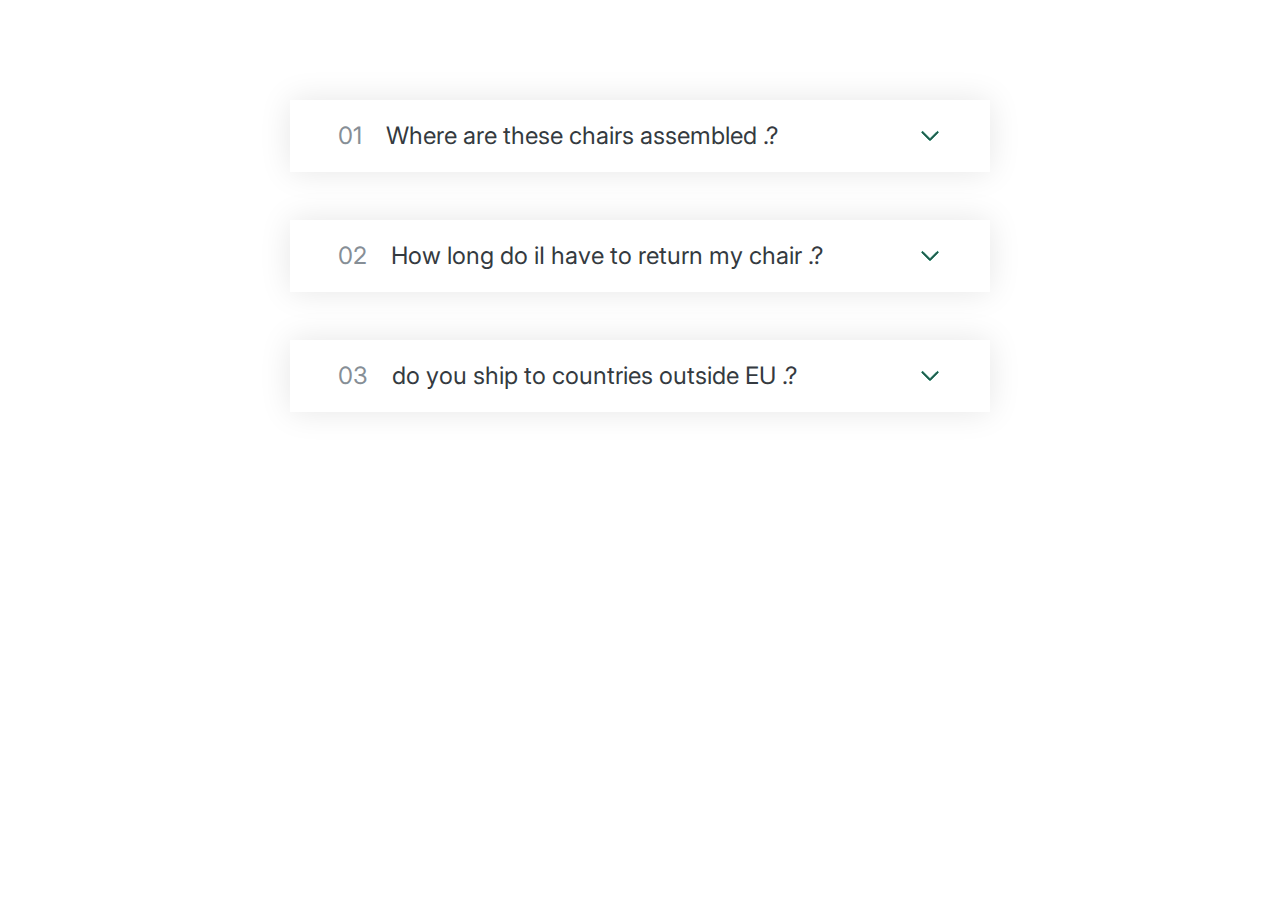
<file: layouts and components/accordian/index.html>
<!DOCTYPE html>
<html lang="en">
  <head>
    <meta charset="UTF-8" />
    <meta http-equiv="X-UA-Compatible" content="IE=edge" />
    <meta name="viewport" content="width=device-width, initial-scale=1.0" />
    <title>Document</title>
    <link rel="preconnect" href="https://fonts.googleapis.com" />
    <link rel="preconnect" href="https://fonts.gstatic.com" crossorigin />
    <link rel="preconnect" href="https://fonts.googleapis.com" />
    <link rel="preconnect" href="https://fonts.gstatic.com" crossorigin />
    <link
      href="https://fonts.googleapis.com/css2?family=Inter:wght@400;500;600;700;800;900&family=Roboto+Mono:wght@300;400;500;600&display=swap"
      rel="stylesheet"
    />
    <link rel="stylesheet" href="./style.css" />
    <script src = './app.js' defer></script>
  </head>
  <body>
    <div class="accordion">
        <div class="item">
            <p class="number">01</p>
            <p class="text">
              Where are these chairs assembled .?
            </p>
            <svg
              xmlns="http://www.w3.org/2000/svg"
              viewBox="0 0 24 24"
              fill="currentColor"
              class="icon"
            >
              <path
                fill-rule="evenodd"
                d="M12.53 16.28a.75.75 0 01-1.06 0l-7.5-7.5a.75.75 0 011.06-1.06L12 14.69l6.97-6.97a.75.75 0 111.06 1.06l-7.5 7.5z"
                clip-rule="evenodd"
              />
            </svg>
          <div class="hidden-box">
            <p>
              Lorem ipsum dolor sit amet consectetur adipisicing elit. Numquam
              ipsa minus, dignissimos sunt, quasi placeat dolor illum corrupti
              praesentium dolore nisi obcaecati culpa mollitia reiciendis ullam
              voluptate assumenda provident adipisci.
            </p>
            <ul>
              <li>
                Lorem ipsum dolor sit amet consectetur adipisicing elit.
                Necessitatibus, id.
              </li>
              <li>
                Lorem ipsum dolor sit, amet consectetur adipisicing elit. Vitae,
                ipsum.
              </li>
              <li>
                Lorem ipsum dolor sit, amet consectetur adipisicing elit.
                Officiis, inventore.
              </li>
              <li>
                Lorem, ipsum dolor sit amet consectetur adipisicing elit.
                Suscipit, praesentium?
              </li>
            </ul>
          </div>
          </div>
      <div class="item">
          <p class="number">02</p>
          <p class="text">
            How long do iI have to return my chair .?
          </p>
          <svg
            xmlns="http://www.w3.org/2000/svg"
            viewBox="0 0 24 24"
            fill="currentColor"
            class="icon"
          >
            <path
              fill-rule="evenodd"
              d="M12.53 16.28a.75.75 0 01-1.06 0l-7.5-7.5a.75.75 0 011.06-1.06L12 14.69l6.97-6.97a.75.75 0 111.06 1.06l-7.5 7.5z"
              clip-rule="evenodd"
            />
          </svg>
        <div class="hidden-box">
          <p>
            Lorem ipsum dolor sit amet consectetur adipisicing elit. Numquam
            ipsa minus, dignissimos sunt, quasi placeat dolor illum corrupti
            praesentium dolore nisi obcaecati culpa mollitia reiciendis ullam
            voluptate assumenda provident adipisci.
          </p>
          <ul>
            <li>
              Lorem ipsum dolor sit amet consectetur adipisicing elit.
              Necessitatibus, id.
            </li>
            <li>
              Lorem ipsum dolor sit, amet consectetur adipisicing elit. Vitae,
              ipsum.
            </li>
            <li>
              Lorem ipsum dolor sit, amet consectetur adipisicing elit.
              Officiis, inventore.
            </li>
            <li>
              Lorem, ipsum dolor sit amet consectetur adipisicing elit.
              Suscipit, praesentium?
            </li>
          </ul>
        </div>
    </div>
    <div class="item">
        <p class="number">03</p>
        <p class="text">
          do you ship to countries outside EU .?
        </p>
        <svg
          xmlns="http://www.w3.org/2000/svg"
          viewBox="0 0 24 24"
          fill="currentColor"
          class="icon"
        >
          <path
            fill-rule="evenodd"
            d="M12.53 16.28a.75.75 0 01-1.06 0l-7.5-7.5a.75.75 0 011.06-1.06L12 14.69l6.97-6.97a.75.75 0 111.06 1.06l-7.5 7.5z"
            clip-rule="evenodd"
          />
        </svg>
      <div class="hidden-box">
        <p>
          Lorem ipsum dolor sit amet consectetur adipisicing elit. Numquam
          ipsa minus, dignissimos sunt, quasi placeat dolor illum corrupti
          praesentium dolore nisi obcaecati culpa mollitia reiciendis ullam
          voluptate assumenda provident adipisci.
        </p>
        <ul>
          <li>
            Lorem ipsum dolor sit amet consectetur adipisicing elit.
            Necessitatibus, id.
          </li>
          <li>
            Lorem ipsum dolor sit, amet consectetur adipisicing elit. Vitae,
            ipsum.
          </li>
          <li>
            Lorem ipsum dolor sit, amet consectetur adipisicing elit.
            Officiis, inventore.
          </li>
          <li>
            Lorem, ipsum dolor sit amet consectetur adipisicing elit.
            Suscipit, praesentium?
          </li>
        </ul>
      </div>
  </div>

      </div>
    </div>
  </body>
</html>
</file>
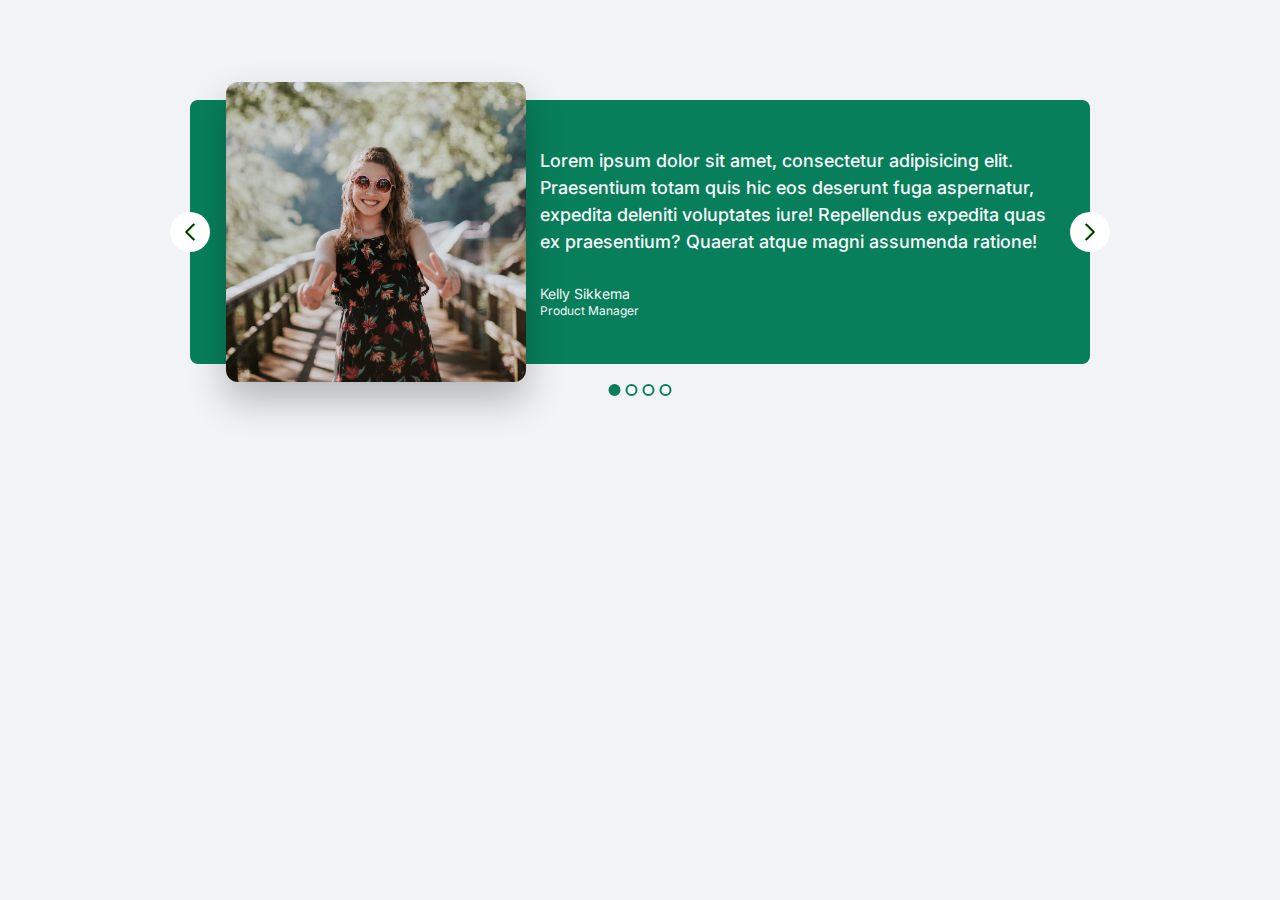
<file: layouts and components/Carousel/index.html>
<!DOCTYPE html>
<html lang="en">
  <head>
    <meta charset="UTF-8" />
    <meta http-equiv="X-UA-Compatible" content="IE=edge" />
    <meta name="viewport" content="width=device-width, initial-scale=1.0" />
    <title>Carosel</title>
    <link
      href="https://fonts.googleapis.com/css2?family=Inter:wght@400;500;600;700;800;900&family=Roboto+Mono:wght@300;400;500;600&display=swap"
      rel="stylesheet"
    />
    <link rel="stylesheet" href="./style.css" />
  </head>
  <body>
    <div class="carousel">
      <img src="./maria.jpg" alt="" />
      <blockquote>
        <p class="testimonial-text">
          Lorem ipsum dolor sit amet, consectetur adipisicing elit. Praesentium
          totam quis hic eos deserunt fuga aspernatur, expedita deleniti
          voluptates iure! Repellendus expedita quas ex praesentium? Quaerat
          atque magni assumenda ratione!
        </p>
        <p class="testtimonial-author">Kelly Sikkema</p>
        <p class="testimonial-job">Product Manager</p>
      </blockquote>
      <button class="btn right">
        <svg
          xmlns="http://www.w3.org/2000/svg"
          viewBox="0 0 24 24"
          fill="currentColor"
          class="icon"
        >
          <path
            fill-rule="evenodd"
            d="M16.28 11.47a.75.75 0 010 1.06l-7.5 7.5a.75.75 0 01-1.06-1.06L14.69 12 7.72 5.03a.75.75 0 011.06-1.06l7.5 7.5z"
            clip-rule="evenodd"
          />
        </svg>
      </button>
      <button class="btn left">
        <svg
          xmlns="http://www.w3.org/2000/svg"
          viewBox="0 0 24 24"
          fill="currentColor"
          class="icon"
        >
          <path
            fill-rule="evenodd"
            d="M7.72 12.53a.75.75 0 010-1.06l7.5-7.5a.75.75 0 111.06 1.06L9.31 12l6.97 6.97a.75.75 0 11-1.06 1.06l-7.5-7.5z"
            clip-rule="evenodd"
          />
        </svg>
      </button>
      <div class="dots">
        <button class="dot first">&nbsp;</button>
        <button class="dot">&nbsp;</button>
        <button class="dot">&nbsp;</button>
        <button class="dot">&nbsp;</button>
      </div>
    </div>
  </body>
</html>
</file>
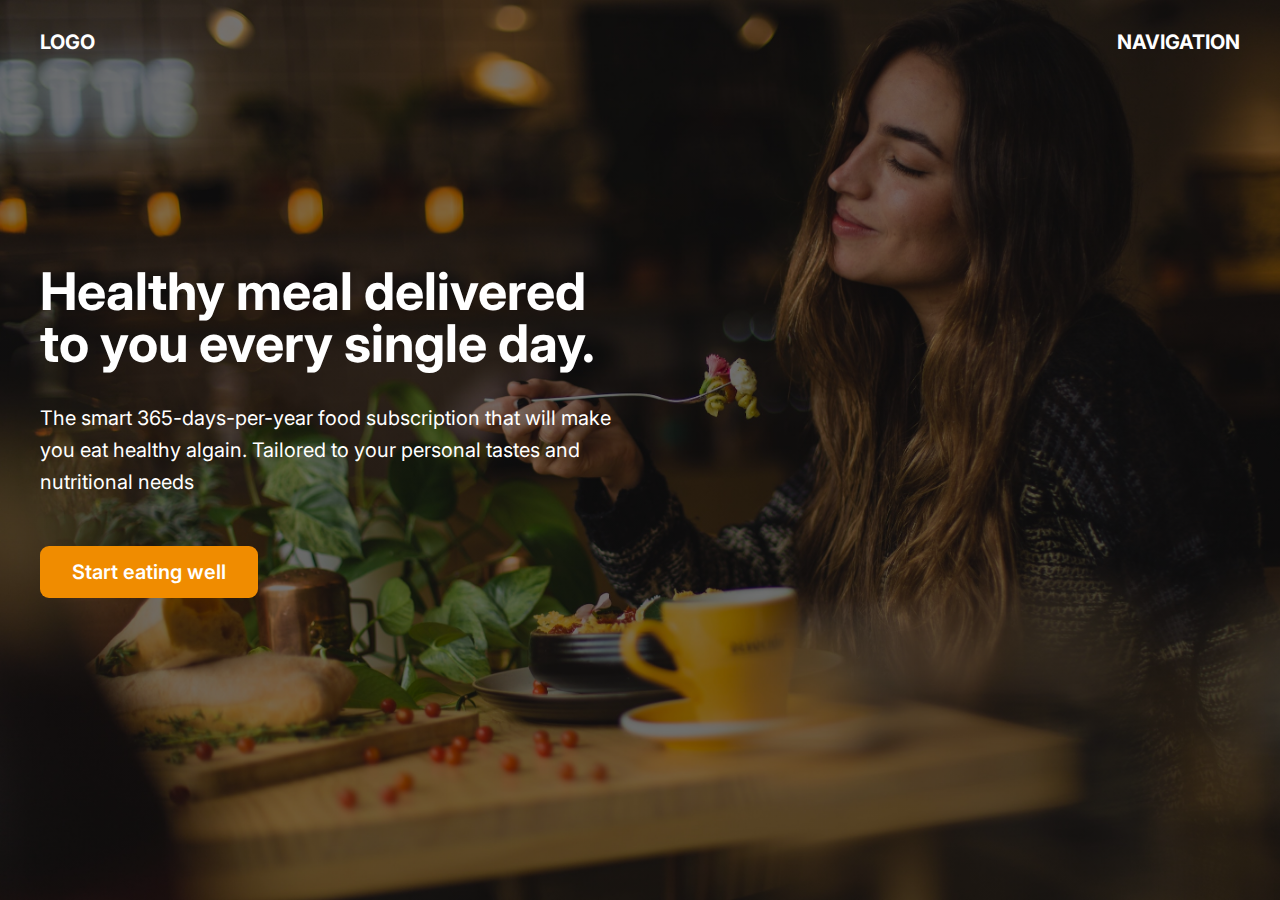
<file: layouts and components/hero-section/index.html>
<!DOCTYPE html>
<html lang="en">
  <head>
    <meta charset="UTF-8" />
    <meta http-equiv="X-UA-Compatible" content="IE=edge" />
    <meta name="viewport" content="width=device-width, initial-scale=1.0" />
    <title>Omnifood Hero section</title>
    <link rel="preconnect" href="https://fonts.googleapis.com" />
    <link rel="preconnect" href="https://fonts.gstatic.com" crossorigin />
    <link rel="preconnect" href="https://fonts.googleapis.com" />
    <link rel="preconnect" href="https://fonts.gstatic.com" crossorigin />
    <link
      href="https://fonts.googleapis.com/css2?family=Inter:wght@400;500;600;700;800;900&family=Roboto+Mono:wght@300;400;500;600&display=swap"
      rel="stylesheet"
    />
    <link rel="stylesheet" href="./style.css" />
  </head>
  <body>
    <header>
      <nav class="container">
        <div class>LOGO</div>
        <div>NAVIGATION</div>
      </nav>
      <div class="header-container">
        <div class="header-container-inner">
          <h1>Healthy meal delivered to you every single day.</h1>
          <p>
            The smart 365-days-per-year food subscription that will make you eat
            healthy algain. Tailored to your personal tastes and nutritional
            needs
          </p>
          <a href="#">Start eating well</a>
        </div>
      </div>
    </header>
    <!-- <section>
      <div class="container">
        <h2>Some random heading</h2>
        <p>
          Lorem ipsum dolor sit, amet consectetur adipisicing elit. Impedit
          dolor, porro consequuntur vitae soluta saepe quasi. Molestias eius,
          saepe accusantium velit dolore delectus laboriosam esse autem
          consequatur doloremque, magnam suscipit!
        </p>
      </div>
    </section> -->
  </body>
</html>
</file>
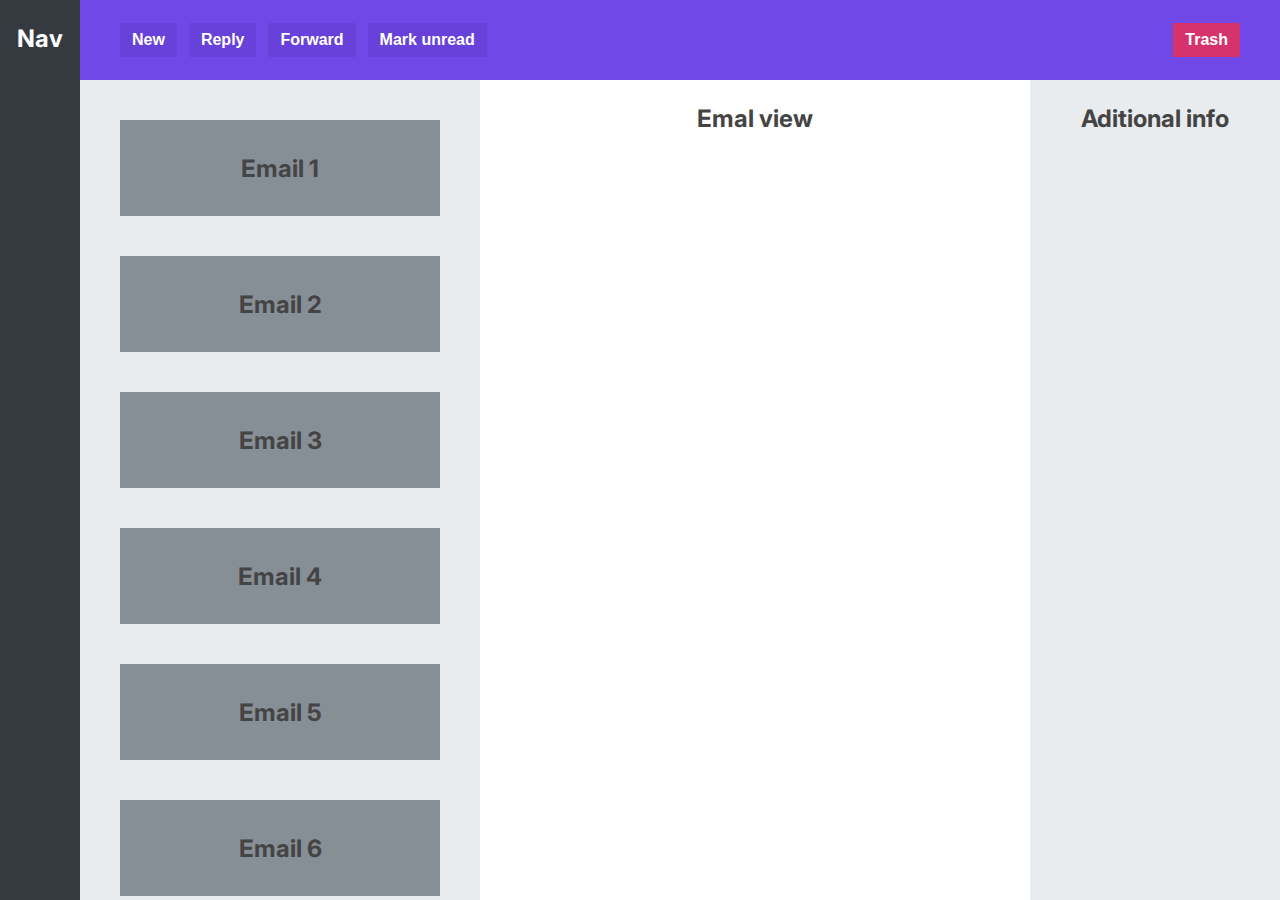
<file: layouts and components/layout/index.html>
<!DOCTYPE html>
<html lang="en">
  <head>
    <meta charset="UTF-8" />
    <meta http-equiv="X-UA-Compatible" content="IE=edge" />
    <meta name="viewport" content="width=device-width, initial-scale=1.0" />
    <title>Omnifood Hero section</title>
    <link rel="preconnect" href="https://fonts.googleapis.com" />
    <link rel="preconnect" href="https://fonts.gstatic.com" crossorigin />
    <link rel="preconnect" href="https://fonts.googleapis.com" />
    <link rel="preconnect" href="https://fonts.gstatic.com" crossorigin />
    <link
      href="https://fonts.googleapis.com/css2?family=Inter:wght@400;500;600;700;800;900&family=Roboto+Mono:wght@300;400;500;600&display=swap"
      rel="stylesheet"
    />
    <link rel="stylesheet" href="./style.css" />
  </head>
  <body>
    <nav>Nav</nav>
    <menu>
      <button>New</button>
      <button>Reply</button>
      <button>Forward</button>
      <button>Mark unread</button>
      <button class="trash">Trash</button>
    </menu>
    <section>
      <div class="email">Email 1</div>
      <div class="email">Email 2</div>
      <div class="email">Email 3</div>
      <div class="email">Email 4</div>
      <div class="email">Email 5</div>
      <div class="email">Email 6</div>
      <div class="email">Email 7</div>
      <div class="email">Email 8</div>
      <div class="email">Email 9</div>
      <div class="email">Email 10</div>
    </section>
    <main>Emal view</main>
    <aside>Aditional info</aside>
  </body>
</html>
</file>
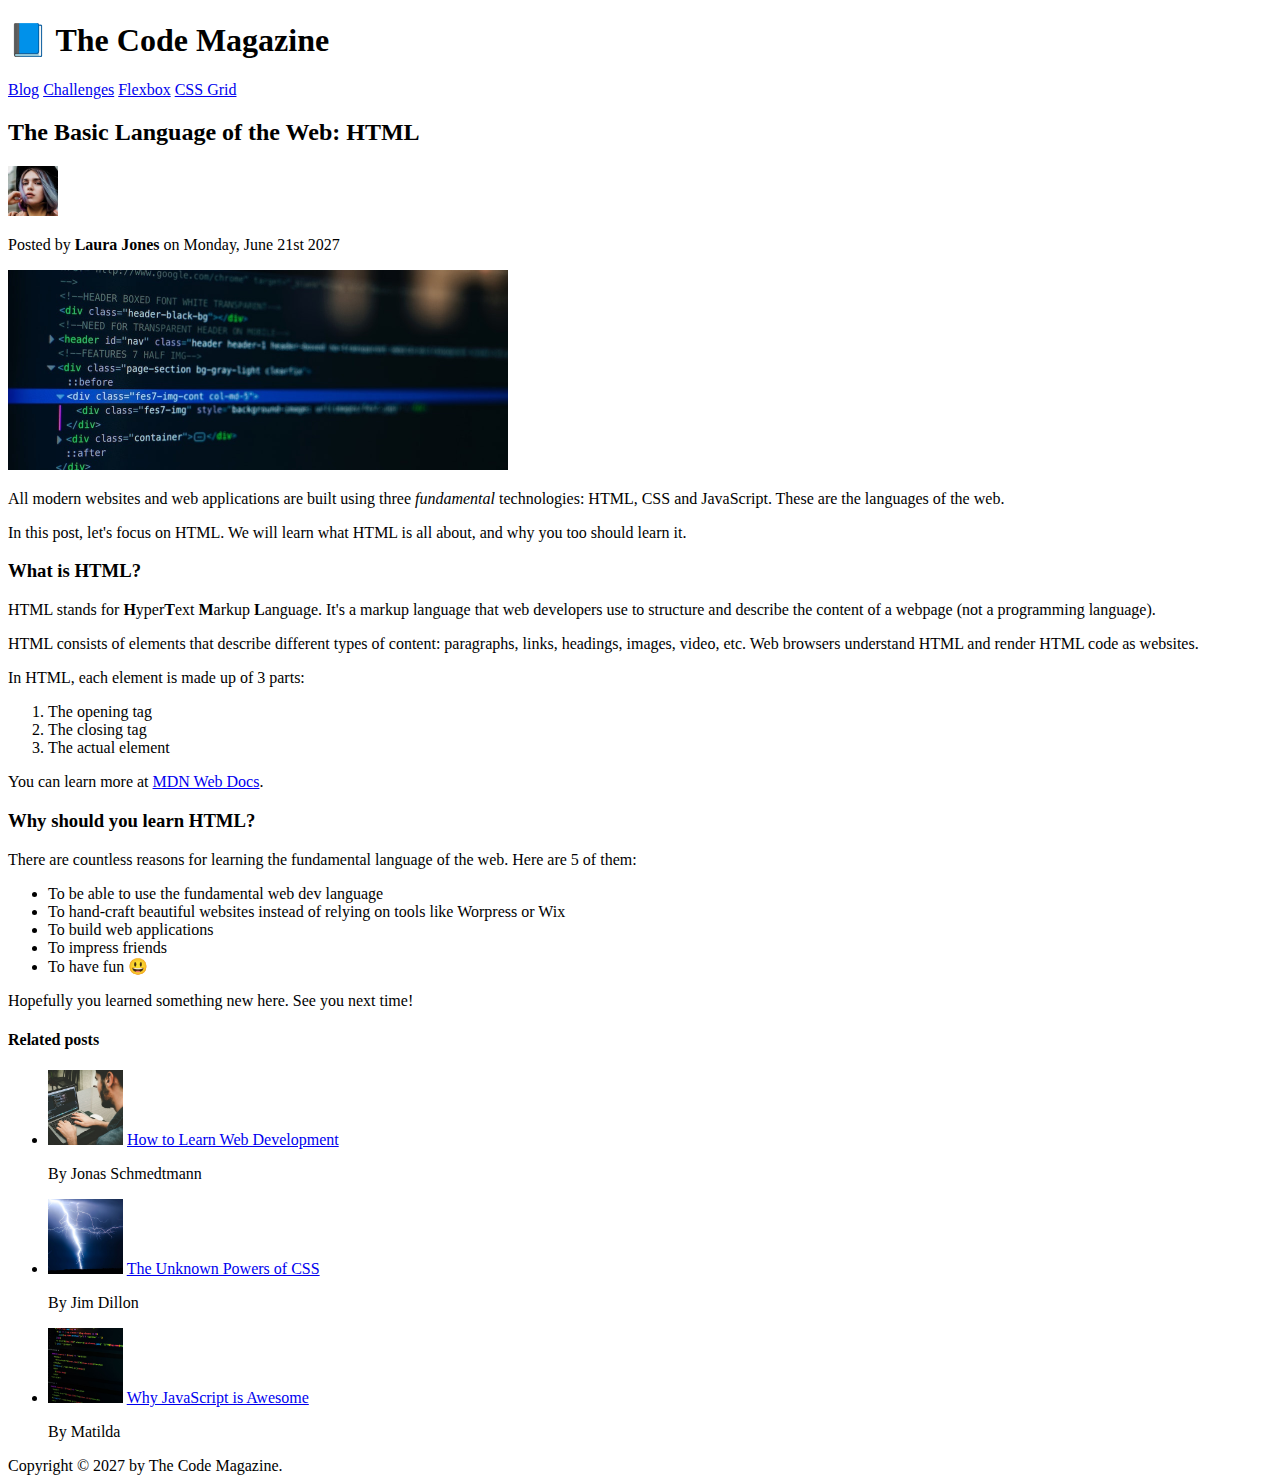
<file: html-css-course-master/final/02-HTML-Fundamentals/index.html>
<!DOCTYPE html>
<html lang="en">
  <head>
    <meta charset="UTF-8" />
    <title>The Basic Language of the Web: HTML</title>
  </head>

  <body>
    <!--
    <h1>The Basic Language of the Web: HTML</h1>
    <h2>The Basic Language of the Web: HTML</h2>
    <h3>The Basic Language of the Web: HTML</h3>
    <h4>The Basic Language of the Web: HTML</h4>
    <h5>The Basic Language of the Web: HTML</h5>
    <h6>The Basic Language of the Web: HTML</h6>
    -->

    <header>
      <h1>📘 The Code Magazine</h1>

      <nav>
        <a href="blog.html">Blog</a>
        <a href="#">Challenges</a>
        <a href="#">Flexbox</a>
        <a href="#">CSS Grid</a>
      </nav>
    </header>

    <article>
      <header>
        <h2>The Basic Language of the Web: HTML</h2>

        <img
          src="img/laura-jones.jpg"
          alt="Headshot of Laura Jones"
          height="50"
          width="50"
        />

        <p>Posted by <strong>Laura Jones</strong> on Monday, June 21st 2027</p>

        <img
          src="img/post-img.jpg"
          alt="HTML code on a screen"
          width="500"
          height="200"
        />
      </header>

      <p>
        All modern websites and web applications are built using three
        <em>fundamental</em>
        technologies: HTML, CSS and JavaScript. These are the languages of the
        web.
      </p>

      <p>
        In this post, let's focus on HTML. We will learn what HTML is all about,
        and why you too should learn it.
      </p>

      <h3>What is HTML?</h3>
      <p>
        HTML stands for <strong>H</strong>yper<strong>T</strong>ext
        <strong>M</strong>arkup <strong>L</strong>anguage. It's a markup
        language that web developers use to structure and describe the content
        of a webpage (not a programming language).
      </p>
      <p>
        HTML consists of elements that describe different types of content:
        paragraphs, links, headings, images, video, etc. Web browsers understand
        HTML and render HTML code as websites.
      </p>
      <p>In HTML, each element is made up of 3 parts:</p>

      <ol>
        <li>The opening tag</li>
        <li>The closing tag</li>
        <li>The actual element</li>
      </ol>

      <p>
        You can learn more at
        <a
          href="https://developer.mozilla.org/en-US/docs/Web/HTML"
          target="_blank"
          >MDN Web Docs</a
        >.
      </p>

      <h3>Why should you learn HTML?</h3>

      <p>
        There are countless reasons for learning the fundamental language of the
        web. Here are 5 of them:
      </p>

      <ul>
        <li>To be able to use the fundamental web dev language</li>
        <li>
          To hand-craft beautiful websites instead of relying on tools like
          Worpress or Wix
        </li>
        <li>To build web applications</li>
        <li>To impress friends</li>
        <li>To have fun 😃</li>
      </ul>

      <p>Hopefully you learned something new here. See you next time!</p>
    </article>

    <aside>
      <h4>Related posts</h4>

      <ul>
        <li>
          <img
            src="img/related-1.jpg"
            alt="Person programming"
            width="75"
            width="75"
          />
          <a href="#">How to Learn Web Development</a>
          <p>By Jonas Schmedtmann</p>
        </li>
        <li>
          <img src="img/related-2.jpg" alt="Lightning" width="75" heigth="75" />
          <a href="#">The Unknown Powers of CSS</a>
          <p>By Jim Dillon</p>
        </li>
        <li>
          <img
            src="img/related-3.jpg"
            alt="JavaScript code on a screen"
            width="75"
            height="75"
          />
          <a href="#">Why JavaScript is Awesome</a>
          <p>By Matilda</p>
        </li>
      </ul>
    </aside>

    <footer>Copyright &copy; 2027 by The Code Magazine.</footer>
  </body>
</html>
</file>
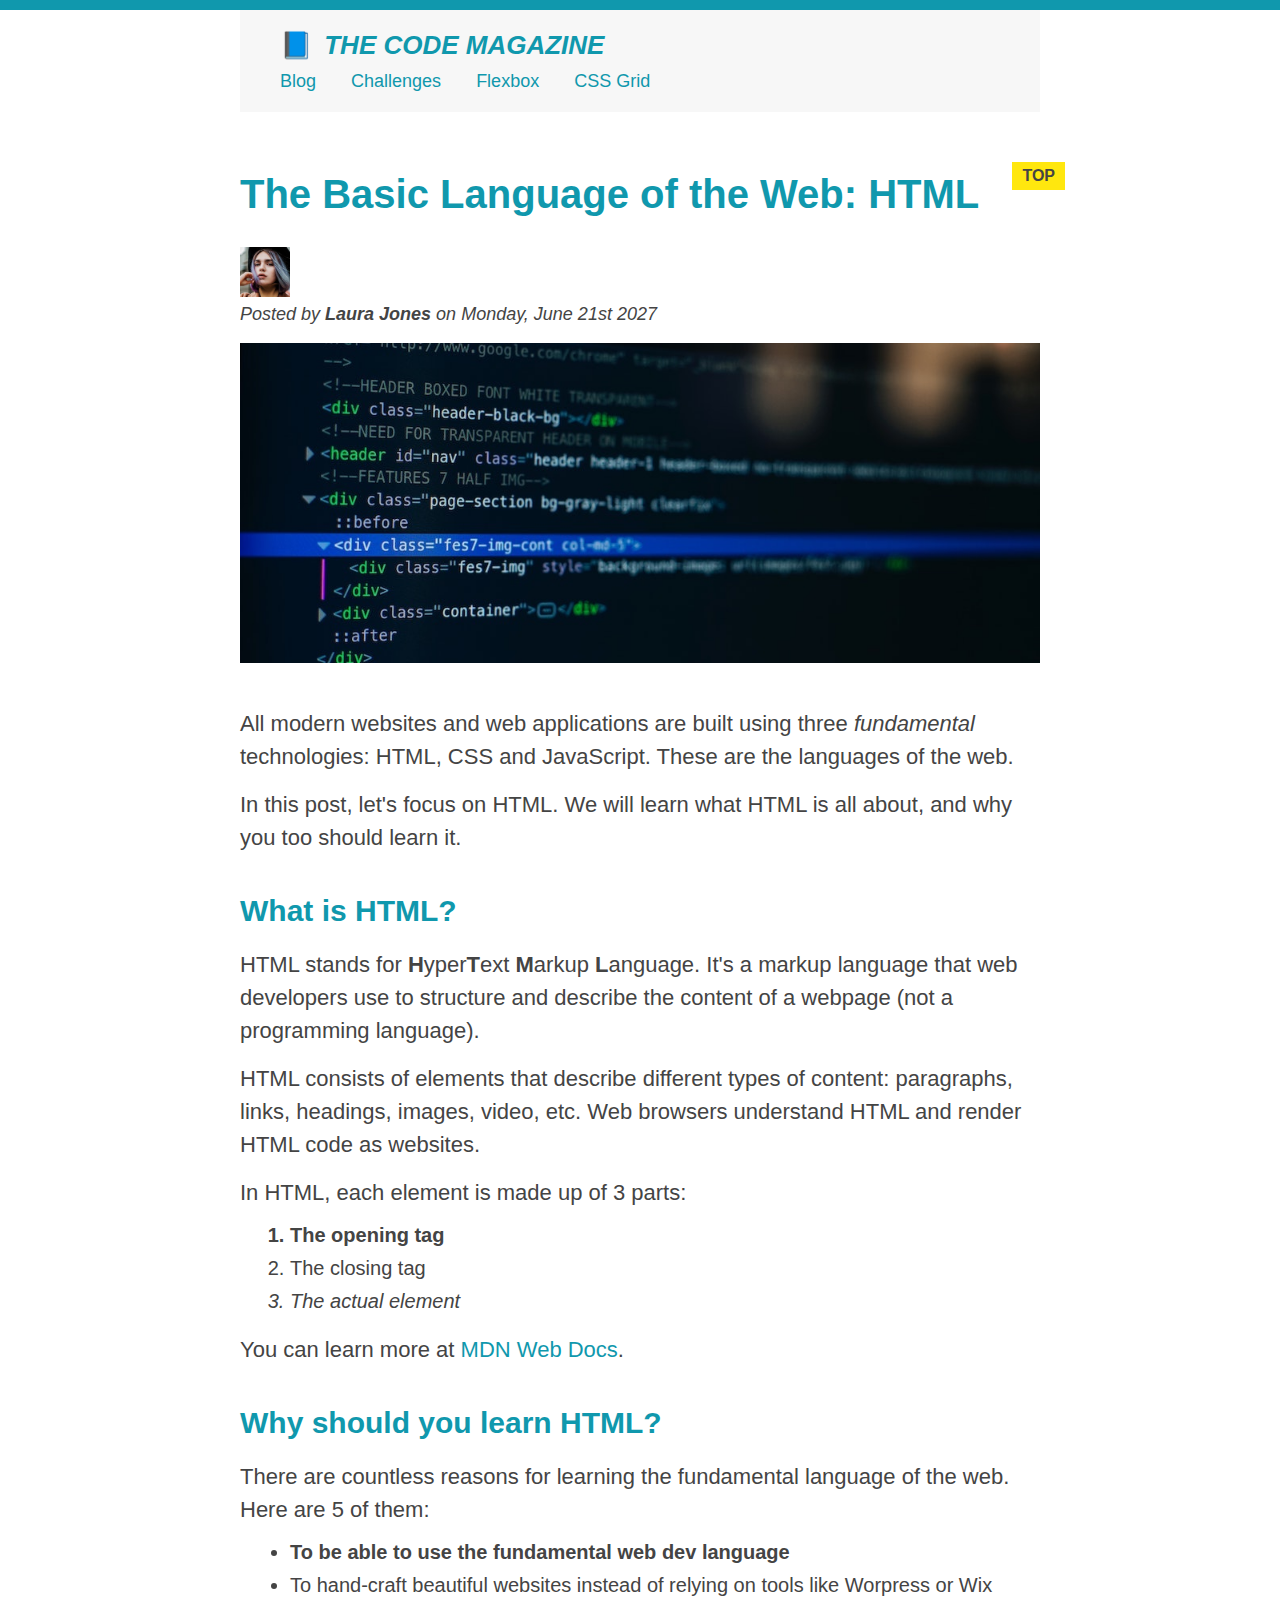
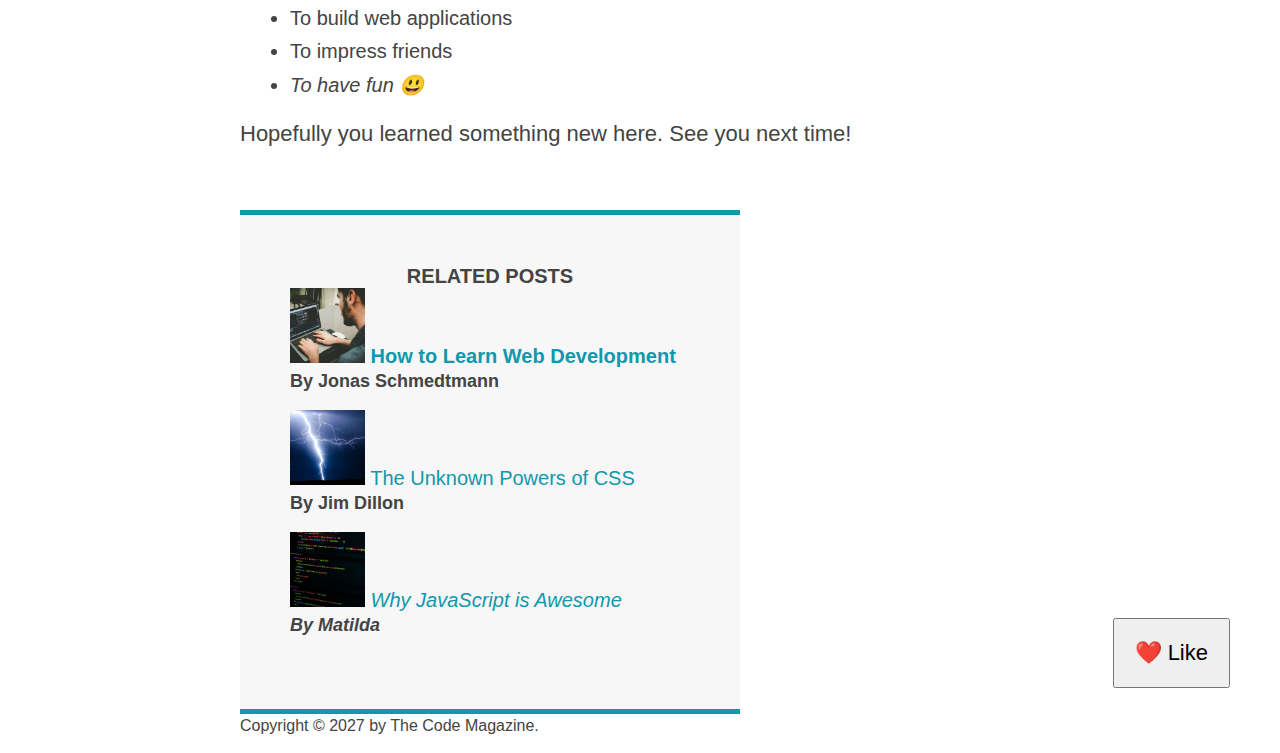
<file: html-css-course-master/final/03-CSS-Fundamentals/index.html>
<!DOCTYPE html>
<html lang="en">
  <head>
    <meta charset="UTF-8" />
    <link href="style.css" rel="stylesheet" />

    <title>The Basic Language of the Web: HTML</title>
  </head>

  <body>
    <!--
    <h1>The Basic Language of the Web: HTML</h1>
    <h2>The Basic Language of the Web: HTML</h2>
    <h3>The Basic Language of the Web: HTML</h3>
    <h4>The Basic Language of the Web: HTML</h4>
    <h5>The Basic Language of the Web: HTML</h5>
    <h6>The Basic Language of the Web: HTML</h6>
    -->

    <div class="container">
      <header class="main-header">
        <h1>📘 The Code Magazine</h1>

        <nav>
          <!-- <strong>This is the navigation</strong> -->
          <a href="blog.html">Blog</a>
          <a href="#">Challenges</a>
          <a href="#">Flexbox</a>
          <a href="#">CSS Grid</a>
        </nav>
      </header>

      <article>
        <header class="post-header">
          <h2>The Basic Language of the Web: HTML</h2>

          <img
            src="img/laura-jones.jpg"
            alt="Headshot of Laura Jones"
            height="50"
            width="50"
          />

          <p id="author">
            Posted by <strong>Laura Jones</strong> on Monday, June 21st 2027
          </p>

          <img
            src="img/post-img.jpg"
            alt="HTML code on a screen"
            width="500"
            height="200"
            class="post-img"
          />
          <button>❤️ Like</button>
        </header>

        <p>
          All modern websites and web applications are built using three
          <em>fundamental</em>
          technologies: HTML, CSS and JavaScript. These are the languages of the
          web.
        </p>

        <p>
          In this post, let's focus on HTML. We will learn what HTML is all
          about, and why you too should learn it.
        </p>

        <h3>What is HTML?</h3>
        <p>
          HTML stands for <strong>H</strong>yper<strong>T</strong>ext
          <strong>M</strong>arkup <strong>L</strong>anguage. It's a markup
          language that web developers use to structure and describe the content
          of a webpage (not a programming language).
        </p>
        <p>
          HTML consists of elements that describe different types of content:
          paragraphs, links, headings, images, video, etc. Web browsers
          understand HTML and render HTML code as websites.
        </p>
        <p>In HTML, each element is made up of 3 parts:</p>

        <ol>
          <li class="first-li">The opening tag</li>
          <li>The closing tag</li>
          <li>The actual element</li>
        </ol>

        <p>
          You can learn more at
          <a
            href="https://developer.mozilla.org/en-US/docs/Web/HTML"
            target="_blank"
            >MDN Web Docs</a
          >.
        </p>

        <h3>Why should you learn HTML?</h3>

        <p>
          There are countless reasons for learning the fundamental language of
          the web. Here are 5 of them:
        </p>

        <ul>
          <li class="first-li">
            To be able to use the fundamental web dev language
          </li>
          <li>
            To hand-craft beautiful websites instead of relying on tools like
            Worpress or Wix
          </li>
          <li>To build web applications</li>
          <li>To impress friends</li>
          <li>To have fun 😃</li>
        </ul>

        <p>Hopefully you learned something new here. See you next time!</p>
      </article>

      <aside>
        <h4>Related posts</h4>

        <ul class="related">
          <li>
            <img
              src="img/related-1.jpg"
              alt="Person programming"
              width="75"
              height="75"
            />
            <a href="#">How to Learn Web Development</a>
            <p class="related-author">By Jonas Schmedtmann</p>
          </li>
          <li>
            <img
              src="img/related-2.jpg"
              alt="Lightning"
              width="75"
              height="75"
            />
            <a href="#">The Unknown Powers of CSS</a>
            <p class="related-author">By Jim Dillon</p>
          </li>
          <li>
            <img
              src="img/related-3.jpg"
              alt="JavaScript code on a screen"
              width="75"
              height="75"
            />
            <a href="#">Why JavaScript is Awesome</a>
            <p class="related-author">By Matilda</p>
          </li>
        </ul>
      </aside>

      <footer>
        <p id="copyright" class="copyright text">
          Copyright &copy; 2027 by The Code Magazine.
        </p>
      </footer>
    </div>
  </body>
</html>
</file>
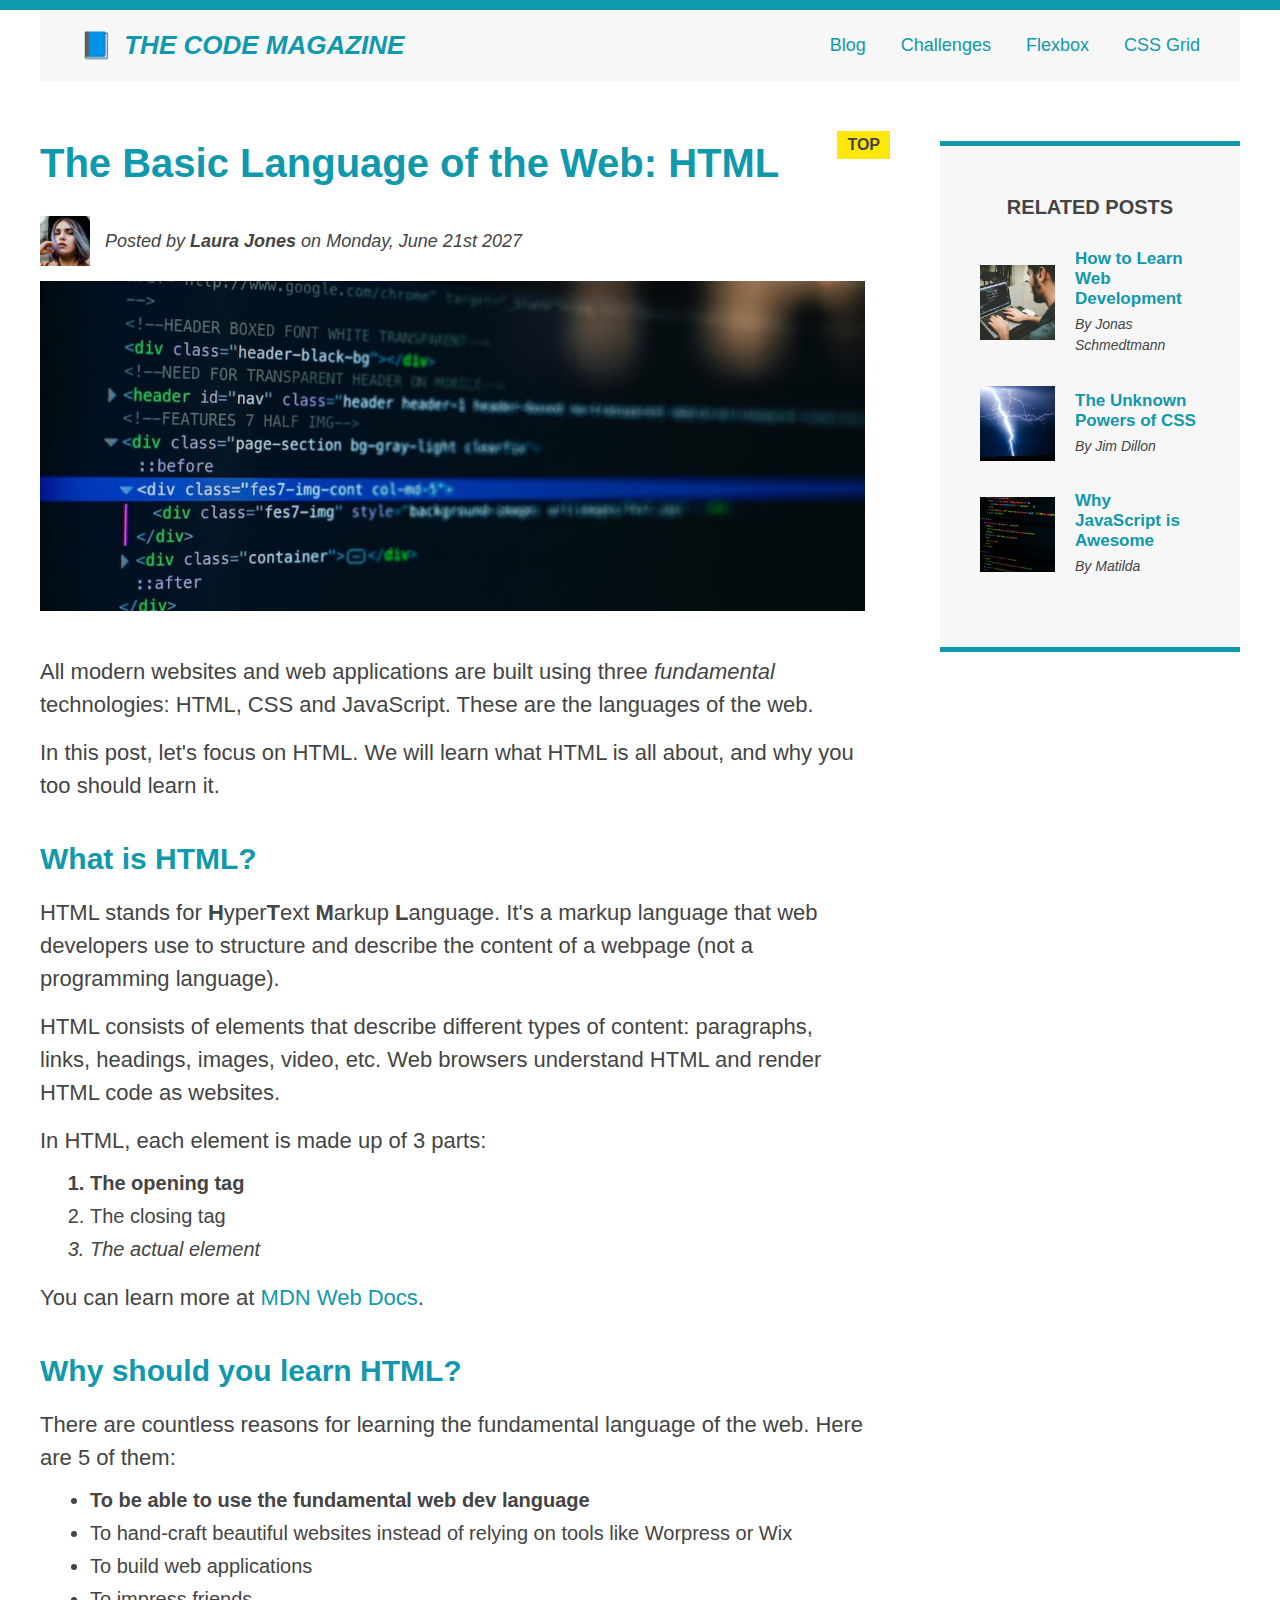
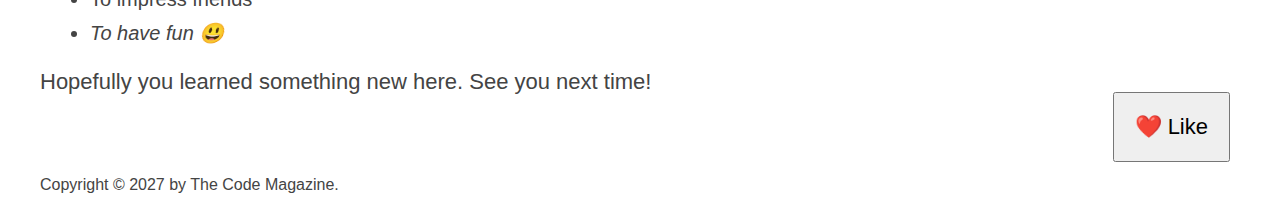
<file: html-css-course-master/final/04-CSS-Layouts/index.html>
<!DOCTYPE html>
<html lang="en">
  <head>
    <meta charset="UTF-8" />
    <link href="style.css" rel="stylesheet" />

    <title>The Basic Language of the Web: HTML</title>
  </head>

  <body>
    <!--
    <h1>The Basic Language of the Web: HTML</h1>
    <h2>The Basic Language of the Web: HTML</h2>
    <h3>The Basic Language of the Web: HTML</h3>
    <h4>The Basic Language of the Web: HTML</h4>
    <h5>The Basic Language of the Web: HTML</h5>
    <h6>The Basic Language of the Web: HTML</h6>
    -->

    <div class="container">
      <header class="main-header clearfix">
        <h1>📘 The Code Magazine</h1>

        <nav>
          <!-- <strong>This is the navigation</strong> -->
          <a href="blog.html">Blog</a>
          <a href="#">Challenges</a>
          <a href="flexbox.html">Flexbox</a>
          <a href="css-grid.html">CSS Grid</a>
        </nav>

        <!-- <div class="clear"></div> -->
      </header>

      <!-- ONLY NECESSARY FOR FLEXBOX -->
      <!-- <div class="row"> -->
      <article>
        <header class="post-header">
          <h2>The Basic Language of the Web: HTML</h2>

          <div class="author-box">
            <img
              src="img/laura-jones.jpg"
              alt="Headshot of Laura Jones"
              height="50"
              width="50"
              class="author-img"
            />

            <p id="author" class="author">
              Posted by <strong>Laura Jones</strong> on Monday, June 21st 2027
            </p>
          </div>

          <img
            src="img/post-img.jpg"
            alt="HTML code on a screen"
            width="500"
            height="200"
            class="post-img"
          />
          <button>❤️ Like</button>
        </header>

        <p>
          All modern websites and web applications are built using three
          <em>fundamental</em>
          technologies: HTML, CSS and JavaScript. These are the languages of the
          web.
        </p>

        <p>
          In this post, let's focus on HTML. We will learn what HTML is all
          about, and why you too should learn it.
        </p>

        <h3>What is HTML?</h3>
        <p>
          HTML stands for <strong>H</strong>yper<strong>T</strong>ext
          <strong>M</strong>arkup <strong>L</strong>anguage. It's a markup
          language that web developers use to structure and describe the content
          of a webpage (not a programming language).
        </p>
        <p>
          HTML consists of elements that describe different types of content:
          paragraphs, links, headings, images, video, etc. Web browsers
          understand HTML and render HTML code as websites.
        </p>
        <p>In HTML, each element is made up of 3 parts:</p>

        <ol>
          <li class="first-li">The opening tag</li>
          <li>The closing tag</li>
          <li>The actual element</li>
        </ol>

        <p>
          You can learn more at
          <a
            href="https://developer.mozilla.org/en-US/docs/Web/HTML"
            target="_blank"
            >MDN Web Docs</a
          >.
        </p>

        <h3>Why should you learn HTML?</h3>

        <p>
          There are countless reasons for learning the fundamental language of
          the web. Here are 5 of them:
        </p>

        <ul>
          <li class="first-li">
            To be able to use the fundamental web dev language
          </li>
          <li>
            To hand-craft beautiful websites instead of relying on tools like
            Worpress or Wix
          </li>
          <li>To build web applications</li>
          <li>To impress friends</li>
          <li>To have fun 😃</li>
        </ul>

        <p>Hopefully you learned something new here. See you next time!</p>
      </article>

      <aside>
        <h4>Related posts</h4>

        <ul class="related">
          <li class="related-post">
            <img
              src="img/related-1.jpg"
              alt="Person programming"
              width="75"
              height="75"
            />
            <div>
              <a href="#" class="related-link">How to Learn Web Development</a>
              <p class="related-author">By Jonas Schmedtmann</p>
            </div>
          </li>
          <li class="related-post">
            <img
              src="img/related-2.jpg"
              alt="Lightning"
              width="75"
              height="75"
            />
            <div>
              <a href="#" class="related-link">The Unknown Powers of CSS</a>
              <p class="related-author">By Jim Dillon</p>
            </div>
          </li>
          <li class="related-post">
            <img
              src="img/related-3.jpg"
              alt="JavaScript code on a screen"
              width="75"
              height="75"
            />
            <div>
              <a href="#" class="related-link">Why JavaScript is Awesome</a>
              <p class="related-author">By Matilda</p>
            </div>
          </li>
        </ul>
      </aside>
      <!-- </div> -->

      <footer>
        <p id="copyright" class="copyright text">
          Copyright &copy; 2027 by The Code Magazine.
        </p>
      </footer>
    </div>
  </body>
</html>
</file>
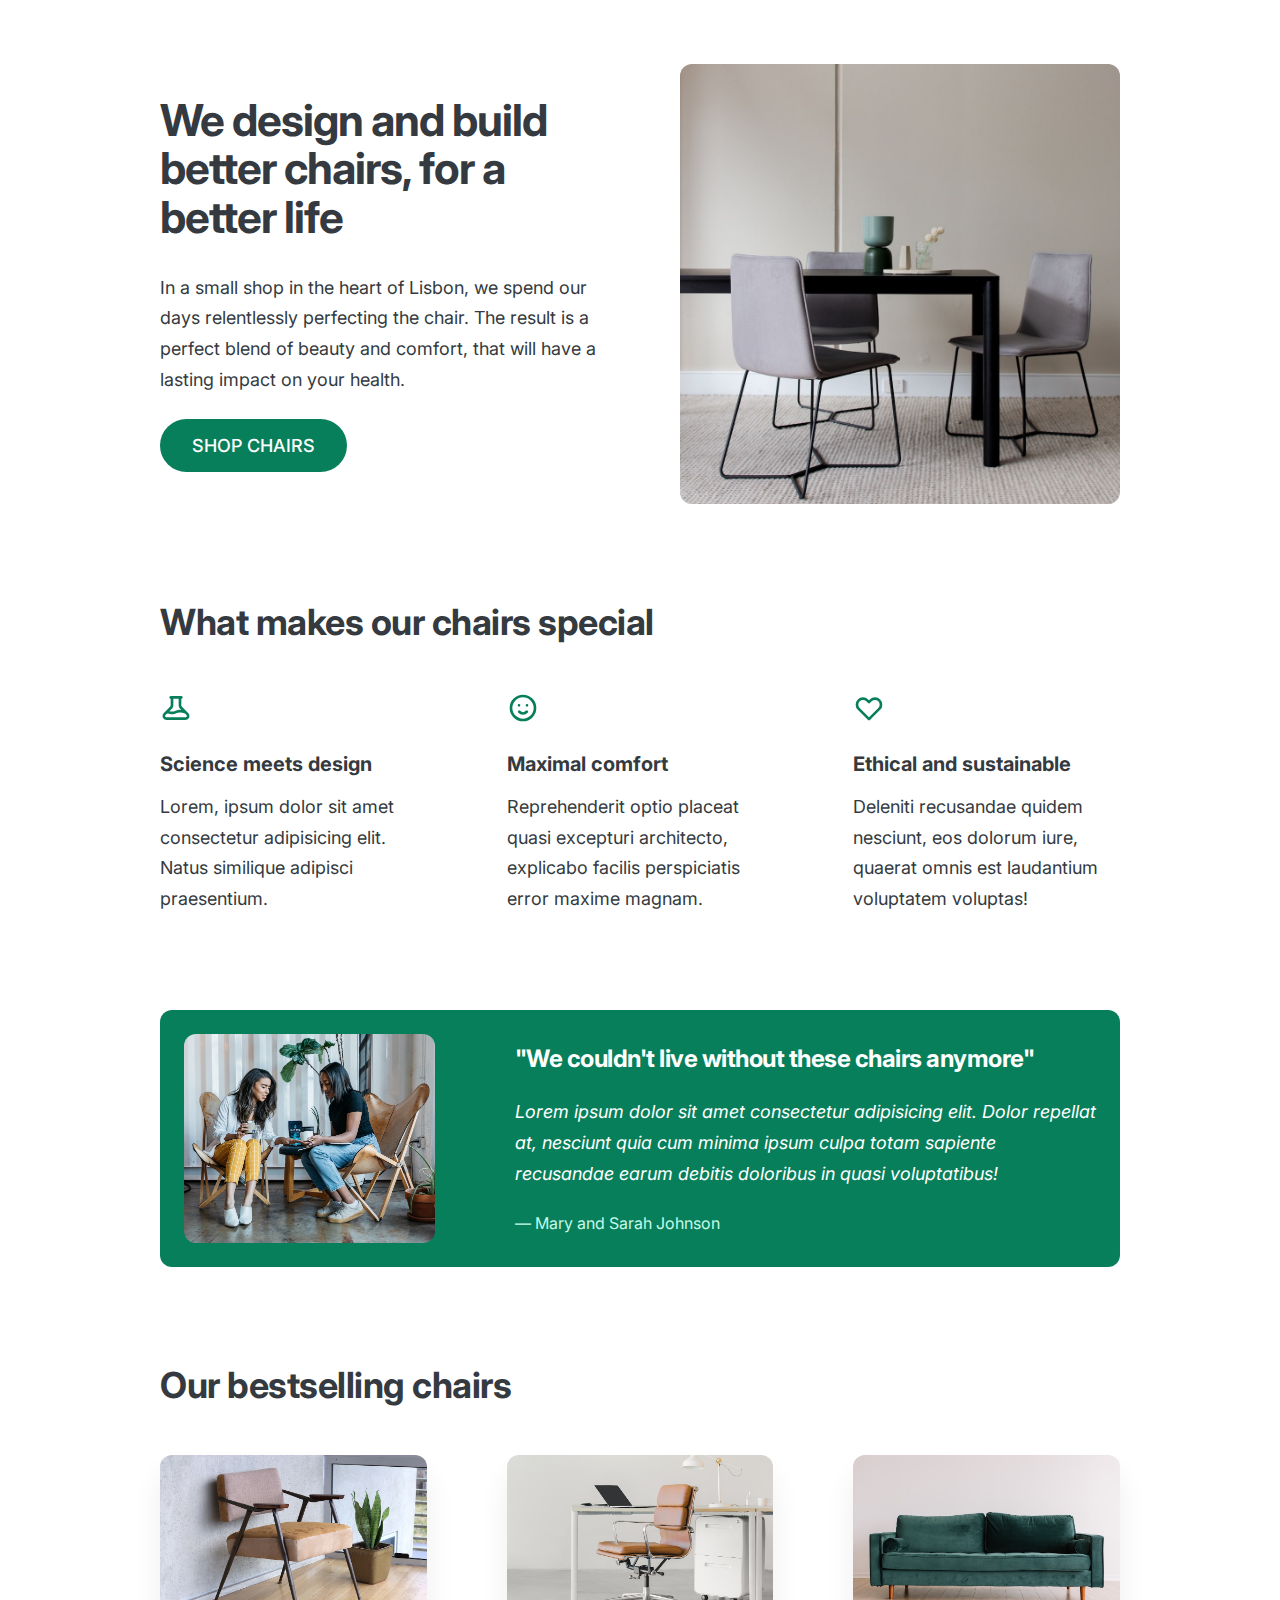
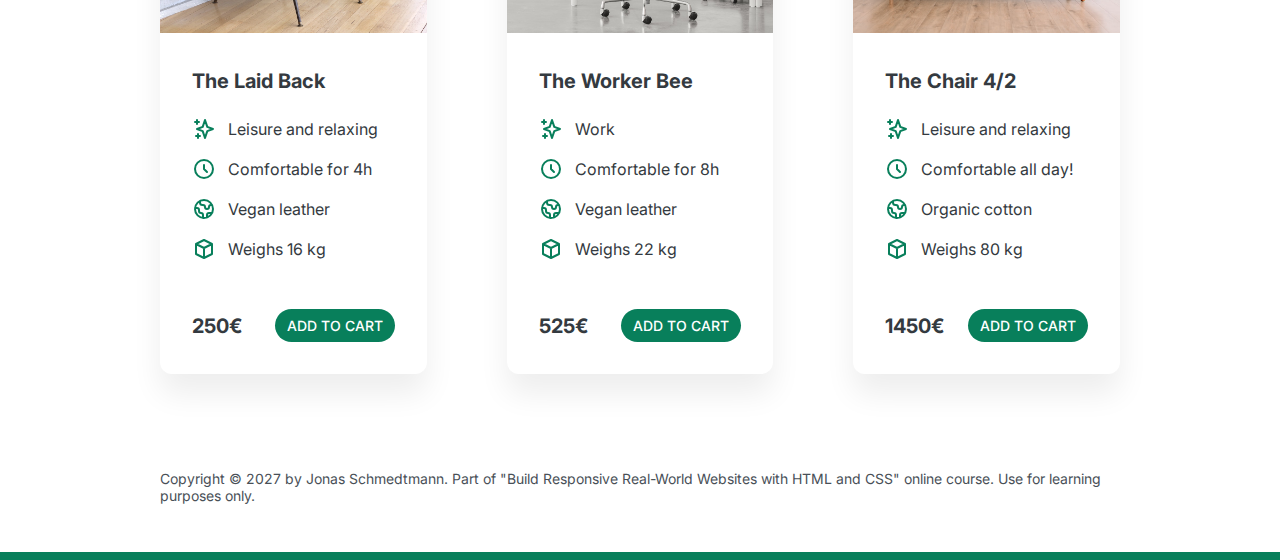
<file: html-css-course-master/final/05-Design/index.html>
<!DOCTYPE html>
<html lang="en">
  <head>
    <meta charset="UTF-8" />
    <meta http-equiv="X-UA-Compatible" content="IE=edge" />
    <meta name="viewport" content="width=device-width, initial-scale=1.0" />

    <link rel="preconnect" href="https://fonts.gstatic.com" />
    <link
      href="https://fonts.googleapis.com/css2?family=Inter:wght@400;500;700&display=swap"
      rel="stylesheet"
    />

    <link rel="stylesheet" href="style.css" />
    <title>Lisbon Chair Shop</title>
  </head>
  <body>
    <div class="container">
      <header>
        <div class="header-text-box">
          <h1>We design and build better chairs, for a better life</h1>
          <p class="header-text">
            In a small shop in the heart of Lisbon, we spend our days
            relentlessly perfecting the chair. The result is a perfect blend of
            beauty and comfort, that will have a lasting impact on your health.
          </p>
          <a class="btn btn--big" href="#">Shop chairs</a>
        </div>
        <img src="hero.jpg" alt="Photo" />
      </header>

      <section>
        <h2>What makes our chairs special</h2>
        <div class="grid-3-cols">
          <div>
            <svg
              xmlns="http://www.w3.org/2000/svg"
              class="features-icon"
              fill="none"
              viewBox="0 0 24 24"
              stroke="currentColor"
            >
              <path
                stroke-linecap="round"
                stroke-linejoin="round"
                stroke-width="2"
                d="M19.428 15.428a2 2 0 00-1.022-.547l-2.387-.477a6 6 0 00-3.86.517l-.318.158a6 6 0 01-3.86.517L6.05 15.21a2 2 0 00-1.806.547M8 4h8l-1 1v5.172a2 2 0 00.586 1.414l5 5c1.26 1.26.367 3.414-1.415 3.414H4.828c-1.782 0-2.674-2.154-1.414-3.414l5-5A2 2 0 009 10.172V5L8 4z"
              />
            </svg>
            <p class="features-title"><strong>Science meets design</strong></p>
            <p class="features-text">
              Lorem, ipsum dolor sit amet consectetur adipisicing elit. Natus
              similique adipisci praesentium.
            </p>
          </div>

          <div>
            <svg
              xmlns="http://www.w3.org/2000/svg"
              class="features-icon"
              fill="none"
              viewBox="0 0 24 24"
              stroke="currentColor"
            >
              <path
                stroke-linecap="round"
                stroke-linejoin="round"
                stroke-width="2"
                d="M14.828 14.828a4 4 0 01-5.656 0M9 10h.01M15 10h.01M21 12a9 9 0 11-18 0 9 9 0 0118 0z"
              />
            </svg>
            <p class="features-title">
              <strong>Maximal comfort</strong>
            </p>
            <p class="features-text">
              Reprehenderit optio placeat quasi excepturi architecto, explicabo
              facilis perspiciatis error maxime magnam.
            </p>
          </div>

          <div>
            <svg
              xmlns="http://www.w3.org/2000/svg"
              class="features-icon"
              fill="none"
              viewBox="0 0 24 24"
              stroke="currentColor"
            >
              <path
                stroke-linecap="round"
                stroke-linejoin="round"
                stroke-width="2"
                d="M4.318 6.318a4.5 4.5 0 000 6.364L12 20.364l7.682-7.682a4.5 4.5 0 00-6.364-6.364L12 7.636l-1.318-1.318a4.5 4.5 0 00-6.364 0z"
              />
            </svg>
            <p class="features-title">
              <strong>Ethical and sustainable</strong>
            </p>
            <p class="features-text">
              Deleniti recusandae quidem nesciunt, eos dolorum iure, quaerat
              omnis est laudantium voluptatem voluptas!
            </p>
          </div>
        </div>
      </section>

      <section class="testimonial-section">
        <div class="grid-3-cols">
          <img src="customers.jpg" alt="People sitting on chairs" />
          <div class="testimonial-box">
            <h2>"We couldn't live without these chairs anymore"</h2>
            <blockquote class="testimonial-text">
              Lorem ipsum dolor sit amet consectetur adipisicing elit. Dolor
              repellat at, nesciunt quia cum minima ipsum culpa totam sapiente
              recusandae earum debitis doloribus in quasi voluptatibus!
            </blockquote>
            <p class="testimonial-author">&mdash; Mary and Sarah Johnson</p>
          </div>
        </div>
      </section>

      <section>
        <h2>Our bestselling chairs</h2>
        <div class="grid-3-cols">
          <figure class="chair">
            <img src="chair-1.jpg" alt="Chair" />
            <div class="chair-box">
              <h3>The Laid Back</h3>
              <ul class="chair-details">
                <li>
                  <svg
                    xmlns="http://www.w3.org/2000/svg"
                    class="chair-icon"
                    fill="none"
                    viewBox="0 0 24 24"
                    stroke="currentColor"
                  >
                    <path
                      stroke-linecap="round"
                      stroke-linejoin="round"
                      stroke-width="2"
                      d="M5 3v4M3 5h4M6 17v4m-2-2h4m5-16l2.286 6.857L21 12l-5.714 2.143L13 21l-2.286-6.857L5 12l5.714-2.143L13 3z"
                    />
                  </svg>
                  <!-- Span is a generic INLINE text element, it doesn't have any meaning. It's like a div element, but inline -->
                  <span>Leisure and relaxing</span>
                </li>
                <li>
                  <svg
                    xmlns="http://www.w3.org/2000/svg"
                    class="chair-icon"
                    fill="none"
                    viewBox="0 0 24 24"
                    stroke="currentColor"
                  >
                    <path
                      stroke-linecap="round"
                      stroke-linejoin="round"
                      stroke-width="2"
                      d="M12 8v4l3 3m6-3a9 9 0 11-18 0 9 9 0 0118 0z"
                    />
                  </svg>
                  <span>Comfortable for 4h</span>
                </li>
                <li>
                  <svg
                    xmlns="http://www.w3.org/2000/svg"
                    class="chair-icon"
                    fill="none"
                    viewBox="0 0 24 24"
                    stroke="currentColor"
                  >
                    <path
                      stroke-linecap="round"
                      stroke-linejoin="round"
                      stroke-width="2"
                      d="M3.055 11H5a2 2 0 012 2v1a2 2 0 002 2 2 2 0 012 2v2.945M8 3.935V5.5A2.5 2.5 0 0010.5 8h.5a2 2 0 012 2 2 2 0 104 0 2 2 0 012-2h1.064M15 20.488V18a2 2 0 012-2h3.064M21 12a9 9 0 11-18 0 9 9 0 0118 0z"
                    />
                  </svg>
                  <span>Vegan leather</span>
                </li>
                <li>
                  <svg
                    xmlns="http://www.w3.org/2000/svg"
                    class="chair-icon"
                    fill="none"
                    viewBox="0 0 24 24"
                    stroke="currentColor"
                  >
                    <path
                      stroke-linecap="round"
                      stroke-linejoin="round"
                      stroke-width="2"
                      d="M20 7l-8-4-8 4m16 0l-8 4m8-4v10l-8 4m0-10L4 7m8 4v10M4 7v10l8 4"
                    />
                  </svg>
                  <span>Weighs 16 kg</span>
                </li>
              </ul>
              <div class="chair-price">
                <strong>250€</strong>
                <a href="#" class="btn btn--small">Add to cart</a>
              </div>
            </div>
          </figure>

          <figure class="chair">
            <img src="chair-2.jpg" alt="Chair" />
            <div class="chair-box">
              <h3>The Worker Bee</h3>
              <ul class="chair-details">
                <li>
                  <svg
                    xmlns="http://www.w3.org/2000/svg"
                    class="chair-icon"
                    fill="none"
                    viewBox="0 0 24 24"
                    stroke="currentColor"
                  >
                    <path
                      stroke-linecap="round"
                      stroke-linejoin="round"
                      stroke-width="2"
                      d="M5 3v4M3 5h4M6 17v4m-2-2h4m5-16l2.286 6.857L21 12l-5.714 2.143L13 21l-2.286-6.857L5 12l5.714-2.143L13 3z"
                    />
                  </svg>
                  <span>Work</span>
                </li>
                <li>
                  <svg
                    xmlns="http://www.w3.org/2000/svg"
                    class="chair-icon"
                    fill="none"
                    viewBox="0 0 24 24"
                    stroke="currentColor"
                  >
                    <path
                      stroke-linecap="round"
                      stroke-linejoin="round"
                      stroke-width="2"
                      d="M12 8v4l3 3m6-3a9 9 0 11-18 0 9 9 0 0118 0z"
                    />
                  </svg>
                  <span>Comfortable for 8h</span>
                </li>
                <li>
                  <svg
                    xmlns="http://www.w3.org/2000/svg"
                    class="chair-icon"
                    fill="none"
                    viewBox="0 0 24 24"
                    stroke="currentColor"
                  >
                    <path
                      stroke-linecap="round"
                      stroke-linejoin="round"
                      stroke-width="2"
                      d="M3.055 11H5a2 2 0 012 2v1a2 2 0 002 2 2 2 0 012 2v2.945M8 3.935V5.5A2.5 2.5 0 0010.5 8h.5a2 2 0 012 2 2 2 0 104 0 2 2 0 012-2h1.064M15 20.488V18a2 2 0 012-2h3.064M21 12a9 9 0 11-18 0 9 9 0 0118 0z"
                    />
                  </svg>
                  <span>Vegan leather</span>
                </li>
                <li>
                  <svg
                    xmlns="http://www.w3.org/2000/svg"
                    class="chair-icon"
                    fill="none"
                    viewBox="0 0 24 24"
                    stroke="currentColor"
                  >
                    <path
                      stroke-linecap="round"
                      stroke-linejoin="round"
                      stroke-width="2"
                      d="M20 7l-8-4-8 4m16 0l-8 4m8-4v10l-8 4m0-10L4 7m8 4v10M4 7v10l8 4"
                    />
                  </svg>
                  <span>Weighs 22 kg</span>
                </li>
              </ul>
              <div class="chair-price">
                <strong>525€</strong>
                <a href="#" class="btn btn--small">Add to cart</a>
              </div>
            </div>
          </figure>

          <figure class="chair">
            <img src="chair-3.jpg" alt="Chair" />
            <div class="chair-box">
              <h3>The Chair 4/2</h3>
              <ul class="chair-details">
                <li>
                  <svg
                    xmlns="http://www.w3.org/2000/svg"
                    class="chair-icon"
                    fill="none"
                    viewBox="0 0 24 24"
                    stroke="currentColor"
                  >
                    <path
                      stroke-linecap="round"
                      stroke-linejoin="round"
                      stroke-width="2"
                      d="M5 3v4M3 5h4M6 17v4m-2-2h4m5-16l2.286 6.857L21 12l-5.714 2.143L13 21l-2.286-6.857L5 12l5.714-2.143L13 3z"
                    />
                  </svg>
                  <span>Leisure and relaxing</span>
                </li>
                <li>
                  <svg
                    xmlns="http://www.w3.org/2000/svg"
                    class="chair-icon"
                    fill="none"
                    viewBox="0 0 24 24"
                    stroke="currentColor"
                  >
                    <path
                      stroke-linecap="round"
                      stroke-linejoin="round"
                      stroke-width="2"
                      d="M12 8v4l3 3m6-3a9 9 0 11-18 0 9 9 0 0118 0z"
                    />
                  </svg>
                  <span>Comfortable all day!</span>
                </li>
                <li>
                  <svg
                    xmlns="http://www.w3.org/2000/svg"
                    class="chair-icon"
                    fill="none"
                    viewBox="0 0 24 24"
                    stroke="currentColor"
                  >
                    <path
                      stroke-linecap="round"
                      stroke-linejoin="round"
                      stroke-width="2"
                      d="M3.055 11H5a2 2 0 012 2v1a2 2 0 002 2 2 2 0 012 2v2.945M8 3.935V5.5A2.5 2.5 0 0010.5 8h.5a2 2 0 012 2 2 2 0 104 0 2 2 0 012-2h1.064M15 20.488V18a2 2 0 012-2h3.064M21 12a9 9 0 11-18 0 9 9 0 0118 0z"
                    />
                  </svg>
                  <span>Organic cotton</span>
                </li>
                <li>
                  <svg
                    xmlns="http://www.w3.org/2000/svg"
                    class="chair-icon"
                    fill="none"
                    viewBox="0 0 24 24"
                    stroke="currentColor"
                  >
                    <path
                      stroke-linecap="round"
                      stroke-linejoin="round"
                      stroke-width="2"
                      d="M20 7l-8-4-8 4m16 0l-8 4m8-4v10l-8 4m0-10L4 7m8 4v10M4 7v10l8 4"
                    />
                  </svg>
                  <span>Weighs 80 kg</span>
                </li>
              </ul>
              <div class="chair-price">
                <strong>1450€</strong>
                <a href="#" class="btn btn--small">Add to cart</a>
              </div>
            </div>
          </figure>
        </div>
      </section>

      <footer>
        Copyright &copy; 2027 by Jonas Schmedtmann. Part of "Build Responsive
        Real-World Websites with HTML and CSS" online course. Use for learning
        purposes only.
      </footer>
    </div>
  </body>
</html>
</file>
<file: chair-site/style/style.css>
/*
SPACING SYSTEM (px)
2 / 4 / 8 / 12 / 16 / 24 / 32 / 48 / 64 / 80 / 96 / 128

FONT SIZE SYSTEM (px)
10 / 12 / 14 / 16 / 18 / 20 / 24 / 30 / 36 / 44 / 52 / 62 / 74 / 86 / 98
*/

* {
  margin: 0;
  padding: 0;
  box-sizing: border-box;
}

/* ------------------------ */
/* GENERAL STYLES */
/* ------------------------ */
body {
  font-family: 'Inter', sans-serif;
  color: #343a40;
  border-bottom: solid 5px #087f5b;
  background-color: #f8f9fa;
}

h1 {
  font-size: 44px;
  line-height: 1.2;
}

.btn:link,
.btn:visited,
.btn:active {
  display: inline-block;
  text-decoration: none;
  text-transform: uppercase;
  background-color: #087f5b;
  color: #fff;
  font-weight: 500;
  border-radius: 53px;
}

.btn--small {
  padding: 8px 12px;
  font-size: 14px;
}

.btn--big {
  font-size: 14px;
  padding: 16px 32px;
  font-size: 18px;
}

.btn:hover,
.btn:active {
  background-color: #099268;
}

h3 {
  margin-bottom: 24px;
  font-size: 20px;
}

.container {
  width: 960px;
  margin: 0 auto;
}

header,
section {
  margin-bottom: 48px;
}

h2 {
  font-size: 30px;
  margin-bottom: 48px;
  letter-spacing: -.5px;
}

.grid-3-cols {
  display: grid;
  grid-template-columns: repeat(3, 1fr);
  column-gap: 80px;
}

/* ------------------------ */
/* COMPONENT STYLES */
/* ------------------------ */

/* HEADER */
header {
  display: grid;
  grid-template-columns: repeat(2, 1fr);
  column-gap: 80px;
  margin-top: 48px;
}

.header-img {
  box-shadow: 0 10px 10px rgba(0, 0, 0, 0.1);
}

img {
  border-radius: 12px;
}

.header-text-box {
  align-self: center;
}

h1 {
  margin-bottom: 24px;
}

.header-text {
  margin-bottom: 24px;
  line-height: 1.6;
}

img {
  width: 100%;
}

/* FEATURES */
.features-icon {

  stroke: #087f5b;
  height: 50px;
  width: 50px;
  margin-bottom: 32px;
}

.features-title {
  margin-bottom: 16px;
}

.features-text {}

/* TESTIMONIAL */
.testimonial-section {

  background-color: #087f5b;
  color: #fff;
  padding: 24px;
  border-radius: 30px;
}

.testimonial-box {
  grid-column: 2 / -1;
  align-self: center;
}

.testimonial-box h2 {
  margin-bottom: 24px;
  font-size: 26px;
}

.testimonial-text {
  font-style: italic;
  margin-bottom: 24px;
  line-height: 1.6;
}

/* CHAIRS */
.chair-box {
  padding: 24px;
}

.chair img {

  border-bottom-left-radius: 0;
  border-bottom-right-radius: 0;
}

.chair {
  box-shadow: 0px 10px 10px rgba(0, 0, 0, 0.10);
}

h3 {
  margin-bottom: 24px;
}

.chair-details {
  list-style: none;
  margin-bottom: 24px;
}

.chair-details li {
  display: flex;
  align-items: center;
  gap: 12px;
  margin-bottom: 24px;
}

.chair-details li:last-child {
  margin-bottom: 0;
}

.chair-icon {

  fill: #087f5b;
  height: 24px;
  width: 24px;

}

.chair-price {
  display: flex;
  justify-content: space-between;
  font-size: 20px;
}

footer {
  color: #495057;
  margin-bottom: 48px;
  font-size: 14px;
}
</file>
<file: code-blog-with-layouts/css/style.css>
* {
    margin: 0;
    padding: 0;
    box-sizing: border-box;
}

body {
    font-family: monospace;
    color: #444;
    background-color: rgb(241, 237, 237);
}


h1,
h2,
h3 {

    color: rgb(10, 135, 181);
}

h1 {

    font-size: 26px;
    text-transform: uppercase;
}

h2 {
    font-size: 40px;
    margin-bottom: 30px;
    position: relative;
}

h3 {
    font-size: 30px;
    margin-bottom: 20px;
    margin-top: 40px;
}

h4 {
    font-size: 20px;
    text-transform: uppercase;
    text-align: center;
}

p {
    font-size: 18px;
    line-height: 1.5;
    margin-bottom: 15px;
}

li {
    font-size: 18px;
    margin-bottom: 10px;
}

li:last-child {
    margin-bottom: 0;
}

aside {
    background-color: rgb(234, 230, 230);
    border-top: 5px solid rgb(10, 135, 181);
    border-bottom: 5px solid rgb(10, 135, 181);
    padding: 50px 40px;
}

#author {
    font-style: italic;
    font-size: 18px;
}

#copywright {
    font-size: 16px;
}

#text {

    color: red
}

.main-header {
    background-color: rgb(234, 230, 230);
    padding: 20px 40px;
    margin-bottom: 50px;
}

.post-header {
    margin-bottom: 40px;
    position: relative;
}

a:link,
a:visited {
    color: #444;
}

a:hover {
    font-weight: bold;
    text-decoration: underline dotted orange;
}

nav {
    font-size: 18px;
    /* margin-top: 8px; */
}

ul,
ol {
    margin-bottom: 20px;
}

.post-image {
    width: 100%;
    height: auto;
}

.container {
    width: 1300px;
    margin: 0 auto;
    position: relative;
}

nav a:link:not(:last-child),
nav a:visited:not(:last-child),
nav a:active:not(:last-child) {

    margin-right: 30px;
}

a:link,
a:visited,
a:active {
    color: rgb(10, 135, 181);
    text-decoration: none;
    display: inline-block;
}

.like-button {
    height: 40px;
    width: 80px;
    cursor: pointer;
    position: absolute;
    bottom: 20px;
    right: 20px;
    text-align: center;
    border-radius: 10px;
}

h1::first-letter {
    font-style: normal;
    margin-right: 5px;
}

h2::after {

    content: "top";
    text-transform: uppercase;
    background-color: yellow;
    font-weight: bold;
    font-size: 16px;
    display: inline-block;
    padding: 5px 10px;
    position: absolute;
    top: 0;
    right: -15px;
    color: #444;

}

.related {
    list-style: none;
    margin-left: 0;
}
</file>
<file: code-blog-with-layouts/css/blog-flex.css>
.main-header {
    display: flex;
    align-items: center;
    justify-content: space-between;
}

.post-container {
    display: flex;
    align-items: center;
    gap: 40px;
    margin-bottom: 15px
}

.related-posts {
    display: flex;
    align-items: center;
    gap: 50px;
    display: inline-block;
}

aside {
    flex: 0 0 300px;
    position: relative;
}

article {
    flex: 1
}

.related-author {
    margin-bottom: 0px;
}

.article-container {
    display: flex;
    gap: 40px;
    margin-bottom: 60px;
    align-items: flex-start;
}
</file>
<file: code-blog-with-layouts/css/floats.css>
.author-img {
    float: left;
    margin-bottom: 20px;
}

.author {
    margin-top: 10px;
    margin-left: 20px;
    float: left;
}

h1 {
    float: left;
}

nav {
    float: right;
}

.clearfix::after {
    content: "";
    display: block;
    clear: both;
}

article {

    width: 900px;
    float: left;
}

aside {

    float: right;
    width: 300px;
}

footer {
    clear: both;
}
</file>
<file: code-blog/css/style.css>
* {
    margin: 0;
    padding: 0;
}

body {
    font-family: monospace;
    color: #444;
    background-color: rgb(241, 237, 237);
}

article {
    margin-bottom: 60px;
}

h1,
h2,
h3 {

    color: rgb(10, 135, 181);
}

h1 {
    color: blue;
    font-size: 26px;
    text-transform: uppercase;
}

h2 {
    font-size: 40px;
    margin-bottom: 30px;
    position: relative;
}

h3 {
    font-size: 30px;
    margin-bottom: 20px;
    margin-top: 40px;
}

h4 {
    font-size: 20px;
    text-transform: uppercase;
    text-align: center;
}

p {
    font-size: 22px;
    line-height: 1.5;
    margin-bottom: 15px;
}

li {

    font-size: 20px;
    margin-bottom: 10px;
}

li:last-child {

    margin-bottom: 0;
}

aside {
    background-color: rgb(234, 230, 230);
    border-top: 5px solid rgb(10, 135, 181);
    border-bottom: 5px solid rgb(10, 135, 181);
    padding: 50px 0;
    width: 100%
}

#author {
    font-style: italic;
    font-size: 18px;
}

#copywright {
    font-size: 16px;
}

#text {

    color: red
}

.main-header {
    background-color: rgb(234, 230, 230);
    padding: 20px 40px;
    margin-bottom: 50px;
}

.post-header {
    margin-bottom: 40px;
    position: relative;
}

a:link,
a:visited {
    color: #444;
}

a:hover {
    font-weight: bold;
    text-decoration: underline dotted orange;
}

nav {
    font-size: 18px;
}

ul,
ol {
    margin-left: 50px;
    margin-bottom: 20px;
}

.post-image {
    width: 100%;
    height: auto;
}

.container {
    width: 800px;
    margin: 0 auto;
    position: relative;
}

nav a:link:not(:last-child),
nav a:visited:not(:last-child),
nav a:active:not(:last-child) {

    margin-right: 30px;
}

nav a:link,
nav a:visited,
nav a:active {
    color: rgb(10, 135, 181);
    text-decoration: none;
    display: inline-block;
}

.like-button {
    height: 50px;
    width: 100px;
    padding: 10px;
    cursor: pointer;
    position: absolute;
    bottom: 50px;
    right: 50px;
    border-radius: 10%;
}

h1::first-letter {
    font-style: normal;
    margin-right: 5px;
}

h2::after {

    content: "top";
    text-transform: uppercase;
    background-color: yellow;
    font-weight: bold;
    font-size: 16px;
    display: inline-block;
    padding: 5px 10px;
    position: absolute;
    top: 0;
    right: -15px;
    color: #444;

}
</file>
<file: omnifood/style/style.css>
/*
SPACING SYSTEM (px)
2 / 4 / 8 / 12 / 16 / 24 / 32 / 48 / 64 / 80 / 96 / 128

FONT SIZE SYSTEM (px)
10 / 12 / 14 / 16 / 18 / 20 / 24 / 30 / 36 / 44 / 52 / 62 / 74 / 86 / 98

COLOR
- primary  : #e67e22 
- tints :
- shades :
- accents :
- grays : #555 , #333

SHADOWS


BORDER_RADIUS


*/

* {
    margin: 0;
    padding: 0;
    box-sizing: border-box;
}

html {
    font-size: 62.5%;
}

body {

    font-family: 'Nunito', sans-serif;
    line-height: 1;
    color: #555;
    font-weight: 400;
}

.section-hero {
    background-color: #fdf2e9;
    padding: 9.6rem 0;
}

.hero {
    max-width: 130rem;
    margin: 0 auto;
    display: grid;
    gap: 9.6rem;
    grid-template-columns: repeat(2, 1fr);
    align-items: center;
}

.heading-primary {
    font-size: 5.2rem;
    font-weight: 700;
    line-height: 1.1;
    color: #333
}

.hero-description {
    font-size: 2rem;
    line-height: 1.5;
}

.hero-img {
    max-width: 100%;
}

.btn:link,
.btn:visited {
    display: inline-block;
    font-size: 2rem;
    padding: 1.6rem 3.2rem;
    text-decoration: none;
    border-radius: 10px;
    /* always put transition on original state */
    transition: all .5s ease-out;
}

.btn--full:link,
.btn--full:visited {
    background-color: #e67e22;
    color: #fff;
}

.btn--full:hover,
.btn--full:active {
    background-color: #cf711f;

}

.btn--outline:link,
.btn--outline:visited {
    background-color: #fff;
    color: #555;
}

.btn--outline:hover,
.btn--outline:link:active {
    background-color: #fdf2e9;
    box-shadow: inset 0 0 0 3px #fff;
}
</file>
<file: omnifood/style/utility.css>
.mb-32 {
    margin-bottom: 3.2rem !important;
}

.mb-48 {
    margin-bottom: 4.8rem !important;
}

.mr-16 {
    margin-right: 1.6rem !important;
}
</file>
<file: layouts and components/accordian/style.css>
/*
SPACING SYSTEM (px)
2 / 4 / 8 / 12 / 16 / 24 / 32 / 48 / 64 / 80 / 96 / 128

FONT SIZE SYSTEM (px)
10 / 12 / 14 / 16 / 18 / 20 / 24 / 30 / 36 / 44 / 52 / 62 / 74 / 86 / 98
*/

* {
    padding: 0;
    margin: 0;
    box-sizing: border-box;
}

body {
    font-family: 'Inter', sans-serif;
    color: #343a40;
    line-height: 1;
}

.accordion {
    width: 700px;
    margin: 100px auto;
    display: flex;
    flex-direction: column;
    gap: 48px
}

.icon {
    height: 24px;
    width: 24px;
    stroke: #087F5B;
}

.number,
.text {
    font-size: 24px;
    font-weight: 500px;
}

.number {
    color: #868e96
}

.hidden-box {
    grid-column: 2/-1;
    transition: all 1s;
    display: none;
}

/*OPEN state*/
.open {
    border-top: 4px solid #087F5B;
}

.open .hidden-box {
    display: block;
}

.open .text,
.open .number {
    color: #087F5B
}

.hidden-box p {
    line-height: 1.6;
    margin-bottom: 24px;
}

.hidden-box ul {
    margin-left: 16px;
    color: #868e96;
    display: flex;
    flex-direction: column;
    gap: 12px;
    justify-content: center;
}

.item {

    box-shadow: 0 0 32px rgba(0, 0, 0, 0.1);
    padding: 24px 48px;
    display: grid;
    grid-template-columns: auto 1fr auto;
    column-gap: 24px;
    row-gap: 32px;
    align-items: center;
}
</file>
<file: layouts and components/Carousel/style.css>
/*
SPACING SYSTEM (px)
2 / 4 / 8 / 12 / 16 / 24 / 32 / 48 / 64 / 80 / 96 / 128

FONT SIZE SYSTEM (px)
10 / 12 / 14 / 16 / 18 / 20 / 24 / 30 / 36 / 44 / 52 / 62 / 74 / 86 / 98
*/

* {
    padding: 0;
    margin: 0;
    box-sizing: border-box;
}

body {
    font-family: 'Inter', sans-serif;
    color: #343a40;
    line-height: 1;
    background-color: #f1f3f5;
}



img {
    height: 200px;
    border-radius: 8px;
    transform: scale(1.5);
    box-shadow: 0 12px 24px rgba(0, 0, 0, 0.25);
}

.carousel {
    background-color: #087f5b;
    width: 900px;
    margin: 100px auto;
    border-radius: 8px;
    padding: 32px;
    padding-left: 86px;
    position: relative;
    display: flex;
    align-items: center;
    gap: 64px
}

.testimonial-text {
    font-size: 18px;
    font-weight: 500;
    line-height: 1.5;
    margin-bottom: 32px;
    color: #f8f9fa
}

.testtimonial-author {
    font-size: 14px;
    margin-bottom: 4px;
    color: #f8f9fa
}

.testimonial-job {
    font-size: 12px;
    color: #f8f9fa
}

.btn {
    background-color: #fff;
    border: none;
    height: 40px;
    width: 40px;
    border-radius: 50%;
    position: absolute;
    display: flex;
    align-items: center;
    justify-content: center;
}

.icon {
    height: 24px;
    width: 24px;
    stroke: green;
}

.left {
    left: 0;
    top: 50%;
    transform: translate(-50%, -50%);
}

.right {
    right: 0;
    top: 50%;
    transform: translate(50%, -50%);
}

.dots {
    position: absolute;
    left: 50%;
    bottom: 0;
    transform: translate(-50%, 32px);
    display: flex;
    gap: 5px
}

.dot {
    height: 12px;
    width: 12px;
    border: 2px solid #087f5b;
    background-color: #fff;
    border-radius: 50%;
}

.first {
    background-color: #087f5b;
}
</file>
<file: layouts and components/hero-section/style.css>
/*
SPACING SYSTEM (px)
2 / 4 / 8 / 12 / 16 / 24 / 32 / 48 / 64 / 80 / 96 / 128

FONT SIZE SYSTEM (px)
10 / 12 / 14 / 16 / 18 / 20 / 24 / 30 / 36 / 44 / 52 / 62 / 74 / 86 / 98
*/

* {
    padding: 0;
    margin: 0;
    box-sizing: border-box;
}

.container {
    width: 1200px;
    margin: 0 auto;
}

.header-container {
    width: 1200px;
    position: absolute;
    top: 50%;
    left: 50%;
    transform: translate(-50%, -50%);
}

.header-container-inner {
    width: 50%;
    text-align: left;
}

body {
    font-family: 'Inter', sans-serif;
    color: #343a40;
    line-height: 1;
}

header {
    height: 100vh;
    background-image: linear-gradient(to right bottom, rgba(0, 0, 0, 0.5), rgba(0, 0, 0, 0.5)), url(./hero.jpg);
    background-size: cover;
    position: relative;
    color: #fff
}

nav {
    font-size: 20px;
    font-weight: 700;
    display: flex;
    justify-content: space-between;
    margin-top: 32px;
    padding-top: 32px;
}

h1 {

    font-size: 52px;
    margin-bottom: 32px;
}

p {
    font-size: 20px;
    line-height: 1.6;
    margin-bottom: 48px;
}

a:visited,
a:link,
a:active {
    display: inline-block;
    background-color: #f08c00;
    padding: 16px 32px;
    color: #fff;
    text-decoration: none;
    font-size: 20px;
    font-weight: 600;
    border-radius: 9px;
    margin-bottom: 36px;
}

h2 {
    font-size: 44px;
    margin-bottom: 48px;
}

section {

    padding: 96px 0;
    background-color: #f7f7f7;

}
</file>
<file: layouts and components/layout/style.css>
/*
SPACING SYSTEM (px)
2 / 4 / 8 / 12 / 16 / 24 / 32 / 48 / 64 / 80 / 96 / 128

FONT SIZE SYSTEM (px)
10 / 12 / 14 / 16 / 18 / 20 / 24 / 30 / 36 / 44 / 52 / 62 / 74 / 86 / 98
*/

* {
    padding: 0;
    margin: 0;
    box-sizing: border-box;
}


body {
    font-family: 'Inter', sans-serif;
    color: #444;
    font-size: 24px;
    display: grid;
    box-sizing: border-box;
    grid-template-columns: 80px 400px 1fr 250px;
    grid-template-rows: 80px 1fr;
    height: 100vh;
    text-align: center;
    font-weight: bold;
}

nav,
section,
main,
aside {
    padding-top: 24px;
}


nav {
    grid-row: 1/ -1;
    background-color: #343a40;
    color: #fff
}

menu {
    grid-column: 2 / -1;
    background-color: #7048e8;
    color: #fff;
    display: flex;
    align-items: center;
    gap: 12px;
    padding: 0 40px;
}

section {
    background-color: #e9ecef;
    display: flex;
    flex-direction: column;
    gap: 40px;
    padding: 40px;
    overflow: scroll;
}

aside {
    background-color: #e9ecef;
}

button {
    padding: 8px 12px;
    color: white;
    font-size: 16px;
    font-weight: bold;
    background-color: #6741d9;
    border: none;
    cursor: pointer;
}

button:last-child {
    background-color: #d6336c;
    margin-left: auto;
}

.email {
    height: 96px;
    background-color: #868e96;
    display: flex;
    flex-shrink: 0;
    justify-content: center;
    align-items: center;
}
</file>
<file: html-css-course-master/final/03-CSS-Fundamentals/style.css>
* {
  /* border-top: 10px solid #1098ad; */
  margin: 0;
  padding: 0;
}

/* PAGE SECTIONS */
body {
  color: #444;
  font-family: sans-serif;

  border-top: 10px solid #1098ad;
  position: relative;
}

.container {
  width: 800px;
  /* margin-left: auto;
  margin-right: auto; */
  margin: 0 auto;
}

.main-header {
  background-color: #f7f7f7;
  /* padding: 20px;
  padding-left: 40px;
  padding-right: 40px; */
  padding: 20px 40px;
  margin-bottom: 60px;
  /* height: 80px; */
}

nav {
  font-size: 18px;
  /* text-align: center; */
}

article {
  margin-bottom: 60px;
}

.post-header {
  margin-bottom: 40px;
  /* position: relative; */
}

aside {
  background-color: #f7f7f7;
  border-top: 5px solid #1098ad;
  border-bottom: 5px solid #1098ad;
  /* padding-top: 50px;
  padding-bottom: 50px; */
  padding: 50px 0;
  width: 500px;
}

/* SMALLER ELEMENTS */
h1,
h2,
h3 {
  color: #1098ad;
}

h1 {
  font-size: 26px;
  text-transform: uppercase;
  font-style: italic;
}

h2 {
  font-size: 40px;
  margin-bottom: 30px;
}

h3 {
  font-size: 30px;
  margin-bottom: 20px;
  margin-top: 40px;
}

h4 {
  font-size: 20px;
  text-transform: uppercase;
  text-align: center;
}

p {
  font-size: 22px;
  line-height: 1.5;
  margin-bottom: 15px;
}

ul,
ol {
  margin-left: 50px;
  margin-bottom: 20px;
}

li {
  font-size: 20px;
  margin-bottom: 10px;
  /* display: inline; */
}

li:last-child {
  margin-bottom: 0;
}

/* footer p {
  font-size: 16px;
} */

/* article header p {
  font-style: italic;
} */

#author {
  font-style: italic;
  font-size: 18px;
}

#copyright {
  font-size: 16px;
}

.related-author {
  font-size: 18px;
  font-weight: bold;
}

/* ul {
  list-style: none;
} */

.related {
  list-style: none;
}

body {
  /* background-color: orangered; */
}

/* .first-li {
  font-weight: bold;
} */

li:first-child {
  font-weight: bold;
}

li:last-child {
  font-style: italic;
}

li:nth-child(even) {
  /* color: red; */
}

/* Misconception: this won't work! */
article p:first-child {
  color: red;
}

/* Styling links */
a:link {
  color: #1098ad;
  text-decoration: none;
}

a:visited {
  /* color: #777; */
  color: #1098ad;
}

a:hover {
  color: orangered;
  font-weight: bold;
  text-decoration: underline orangered;
}

a:active {
  background-color: black;
  font-style: italic;
}
/* LVHA */

.post-img {
  width: 100%;
  height: auto;
}

nav a:link {
  /* background-color: orangered;
  margin: 20px;
  padding: 20px;

  display: block; */

  margin-right: 30px;
  margin-top: 10px;
  display: inline-block;
}

nav a:link:last-child {
  margin-right: 0;
}

button {
  font-size: 22px;
  padding: 20px;
  cursor: pointer;

  position: absolute;
  /* top: 50px;
  left: 50px; */
  bottom: 50px;
  right: 50px;
}

h1::first-letter {
  font-style: normal;
  margin-right: 5px;
}

h3 + p::first-line {
  /* color: red; */
}

h2 {
  /* background-color: orange; */
  position: relative;
}

h2::before {
  content: "TOP";
  background-color: #ffe70e;
  color: #444;
  font-size: 16px;
  font-weight: bold;
  display: inline-block;
  padding: 5px 10px;
  position: absolute;
  top: -10px;
  right: -25px;
}

/* Resolving conflicts */
/* #copyright {
  color: red;
}

.copyright {
  color: blue;
}

.text {
  color: yellow;
}

footer p {
  color: green !important;
} */

/* nav a:link,
nav p {
  font-size: 18px;
} */
</file>
<file: html-css-course-master/final/04-CSS-Layouts/style.css>
* {
  /* border-top: 10px solid #1098ad; */
  margin: 0;
  padding: 0;
  box-sizing: border-box;
}

/* PAGE SECTIONS */
body {
  color: #444;
  font-family: sans-serif;

  border-top: 10px solid #1098ad;
  position: relative;
}

.container {
  width: 1200px;
  /* margin-left: auto;
  margin-right: auto; */
  margin: 0 auto;
}

.main-header {
  background-color: #f7f7f7;
  /* padding: 20px;
  padding-left: 40px;
  padding-right: 40px; */
  padding: 20px 40px;
  /* margin-bottom: 60px; */
  /* height: 80px; */
}

nav {
  font-size: 18px;
  /* text-align: center; */
}

article {
  /* margin-bottom: 60px; */
}

.post-header {
  margin-bottom: 40px;
  /* position: relative; */
}

aside {
  background-color: #f7f7f7;
  border-top: 5px solid #1098ad;
  border-bottom: 5px solid #1098ad;
  padding: 50px 40px;
}

/* SMALLER ELEMENTS */
h1,
h2,
h3 {
  color: #1098ad;
}

h1 {
  font-size: 26px;
  text-transform: uppercase;
  font-style: italic;
}

h2 {
  font-size: 40px;
  margin-bottom: 30px;
}

h3 {
  font-size: 30px;
  margin-bottom: 20px;
  margin-top: 40px;
}

h4 {
  font-size: 20px;
  text-transform: uppercase;
  text-align: center;
  margin-bottom: 30px;
}

p {
  font-size: 22px;
  line-height: 1.5;
  margin-bottom: 15px;
}

ul,
ol {
  margin-left: 50px;
  margin-bottom: 20px;
}

li {
  font-size: 20px;
  margin-bottom: 10px;
  /* display: inline; */
}

li:last-child {
  margin-bottom: 0;
}

/* footer p {
  font-size: 16px;
} */

/* article header p {
  font-style: italic;
} */

#author {
  font-style: italic;
  font-size: 18px;
}

#copyright {
  font-size: 16px;
}

.related-author {
  font-size: 18px;
  font-weight: bold;
}

/* ul {
  list-style: none;
} */

.related {
  list-style: none;
  margin-left: 0;
}

body {
  /* background-color: orangered; */
}

/* .first-li {
  font-weight: bold;
} */

li:first-child {
  font-weight: bold;
}

li:last-child {
  font-style: italic;
}

li:nth-child(even) {
  /* color: red; */
}

/* Misconception: this won't work! */
article p:first-child {
  color: red;
}

/* Styling links */
a:link {
  color: #1098ad;
  text-decoration: none;
}

a:visited {
  /* color: #777; */
  color: #1098ad;
}

a:hover {
  color: orangered;
  font-weight: bold;
  text-decoration: underline orangered;
}

a:active {
  background-color: black;
  font-style: italic;
}
/* LVHA */

.post-img {
  width: 100%;
  height: auto;
}

nav a:link {
  /* background-color: orangered;
  margin: 20px;
  padding: 20px;

  display: block; */

  margin-right: 30px;
  display: inline-block;
}

nav a:link:last-child {
  margin-right: 0;
}

button {
  font-size: 22px;
  padding: 20px;
  cursor: pointer;

  position: absolute;
  /* top: 50px;
  left: 50px; */
  bottom: 50px;
  right: 50px;
}

h1::first-letter {
  font-style: normal;
  margin-right: 5px;
}

h3 + p::first-line {
  /* color: red; */
}

h2 {
  /* background-color: orange; */
  position: relative;
}

h2::before {
  content: "TOP";
  background-color: #ffe70e;
  color: #444;
  font-size: 16px;
  font-weight: bold;
  display: inline-block;
  padding: 5px 10px;
  position: absolute;
  top: -10px;
  right: -25px;
}

/* Resolving conflicts */
/* #copyright {
  color: red;
}

.copyright {
  color: blue;
}

.text {
  color: yellow;
}

footer p {
  color: green !important;
} */

/* nav a:link,
nav p {
  font-size: 18px;
} */

/* FLOATS */
/*
.author-img {
  float: left;
  margin-bottom: 20px;
}

.author {
  float: left;
  margin-top: 10px;
  margin-left: 20px;
}

h1 {
  float: left;
}

nav {
  float: right;
}

.clear {
  clear: both;
}

.clearfix::after {
  clear: both;
  content: "";
  display: block;
}

article {
  width: 825px;
  float: left;
}

aside {
  width: 300px;
  float: right;
}

footer {
  clear: both;
}
*/

/* FLEXBOX */
.main-header {
  display: flex;
  align-items: center;
  justify-content: space-between;
}

.author-box {
  display: flex;
  align-items: center;
  margin-bottom: 15px;
}

.author {
  margin-bottom: 0;
  margin-left: 15px;
}

.related-post {
  display: flex;
  align-items: center;
  gap: 20px;
  margin-bottom: 30px;
}

.related-link:link {
  font-size: 17px;
  font-weight: bold;
  font-style: normal;
  margin-bottom: 5px;
  display: block;
}

.related-author {
  margin-bottom: 0;
  font-size: 14px;
  font-weight: normal;
  font-style: italic;
}

/* FLEXBOX LAYOUT */
/* .row {
  display: flex;
  align-items: flex-start;
  gap: 75px;
  margin-bottom: 60px;
}

article {
  flex: 1;
  margin-bottom: 0;
}

aside {
  
  DEFAULTS:
  flex-grow: 0;
  flex-shrink: 1;
  flex-basis: auto;

  flex: 0 0 300px;
} */

/* CSS GRID LAYOUT */
.container {
  display: grid;
  grid-template-columns: 1fr 300px;
  column-gap: 75px;
  row-gap: 60px;
  align-items: start;
}

.main-header {
  /* grid-column: 1 / span 2; */
  grid-column: 1 / -1;
}

article {
}

aside {
}

footer {
  grid-column: 1 / -1;
}
</file>
<file: html-css-course-master/final/05-Design/style.css>
/*
SPACING SYSTEM (px)
2 / 4 / 8 / 12 / 16 / 24 / 32 / 48 / 64 / 80 / 96 / 128

FONT SIZE SYSTEM (px)
10 / 12 / 14 / 16 / 18 / 20 / 24 / 30 / 36 / 44 / 52 / 62 / 74 / 86 / 98
*/

/* 
MAIN COLOR: #087f5b
GREY COLOR: #343a40
*/

* {
  margin: 0;
  padding: 0;
  box-sizing: border-box;
}

/* ------------------------ */
/* GENERAL STYLES */
/* ------------------------ */
body {
  font-family: "Inter", sans-serif;
  color: #343a40;
  border-bottom: 8px solid #087f5b;
}

.container {
  width: 960px;
  margin: 0 auto;
}

header,
section {
  margin-bottom: 96px;
}

h2 {
  margin-bottom: 48px;
  font-size: 36px;
  letter-spacing: -0.5px;
  /* 24 / 30 / 36 */
}

.grid-3-cols {
  display: grid;
  grid-template-columns: repeat(3, 1fr);
  column-gap: 80px;
}

.btn:link,
.btn:visited {
  background-color: #087f5b;
  color: #fff;
  text-decoration: none;
  text-transform: uppercase;
  font-weight: 500;

  display: inline-block;
  border-radius: 100px;
}

.btn:hover,
.btn:active {
  background-color: #099268;
}

.btn--big {
  font-size: 18px;
  padding: 16px 32px;
}

.btn--small {
  font-size: 14px;
  padding: 8px 12px;
}

img {
  border-radius: 12px;
}

/* ------------------------ */
/* COMPONENT STYLES */
/* ------------------------ */

/* HEADER */
header {
  display: grid;
  grid-template-columns: repeat(2, 1fr);
  column-gap: 80px;
  margin-top: 64px;
}

.header-text-box {
  align-self: center;
}

h1 {
  margin-bottom: 32px;
  font-size: 44px;
  line-height: 1.1;
  letter-spacing: -1px;
  /* 44 / 52 / 62 */

  /* text-shadow: 0 5px 5px rgba(0, 0, 0, 0.2); */
}

.header-text {
  margin-bottom: 24px;
  font-size: 18px;
  line-height: 1.7;
}

img {
  width: 100%;
}

/* FEATURES */
.features-icon {
  stroke: #087f5b;
  width: 32px;
  heigh: 32px;
  margin-bottom: 24px;
}

.features-title {
  margin-bottom: 16px;
  font-size: 20px;
}

.features-text {
  font-size: 18px;
  line-height: 1.7;
}

/* TESTIMONIAL */
.testimonial-section {
  background-color: #087f5b;
  color: #fff;
  padding: 24px;
  border-radius: 12px;
}

.testimonial-box {
  grid-column: 2 / -1;
  align-self: center;
}

.testimonial-box h2 {
  margin-bottom: 24px;
  /* 20 / 24 / 30 */
  font-size: 24px;
}

.testimonial-text {
  font-style: italic;
  margin-bottom: 24px;
  font-size: 18px;
  line-height: 1.7;
  color: ##e6fcf5;
}

.testimonial-author {
  color: #c3fae8;
}

/* CHAIRS */
.chair {
  box-shadow: 0 20px 30px 0 rgba(0, 0, 0, 0.07);
  border-radius: 12px;
}

.chair img {
  border-bottom-left-radius: 0;
  border-bottom-right-radius: 0;
}

.chair-box {
  padding: 32px;
}

h3 {
  margin-bottom: 24px;
  font-size: 20px;
}

.chair-details {
  list-style: none;
  margin-bottom: 48px;
}

.chair-details li {
  display: flex;
  align-items: center;
  gap: 12px;
  margin-bottom: 16px;
}

.chair-details li:last-child {
  margin-bottom: 0;
}

.chair-icon {
  stroke: #087f5b;
  width: 24px;
  height: 24px;
}

.chair-price {
  display: flex;
  justify-content: space-between;
  align-items: center;
  font-size: 20px;
}

footer {
  margin-bottom: 48px;
  font-size: 14px;
  color: #495057;
}
</file>
